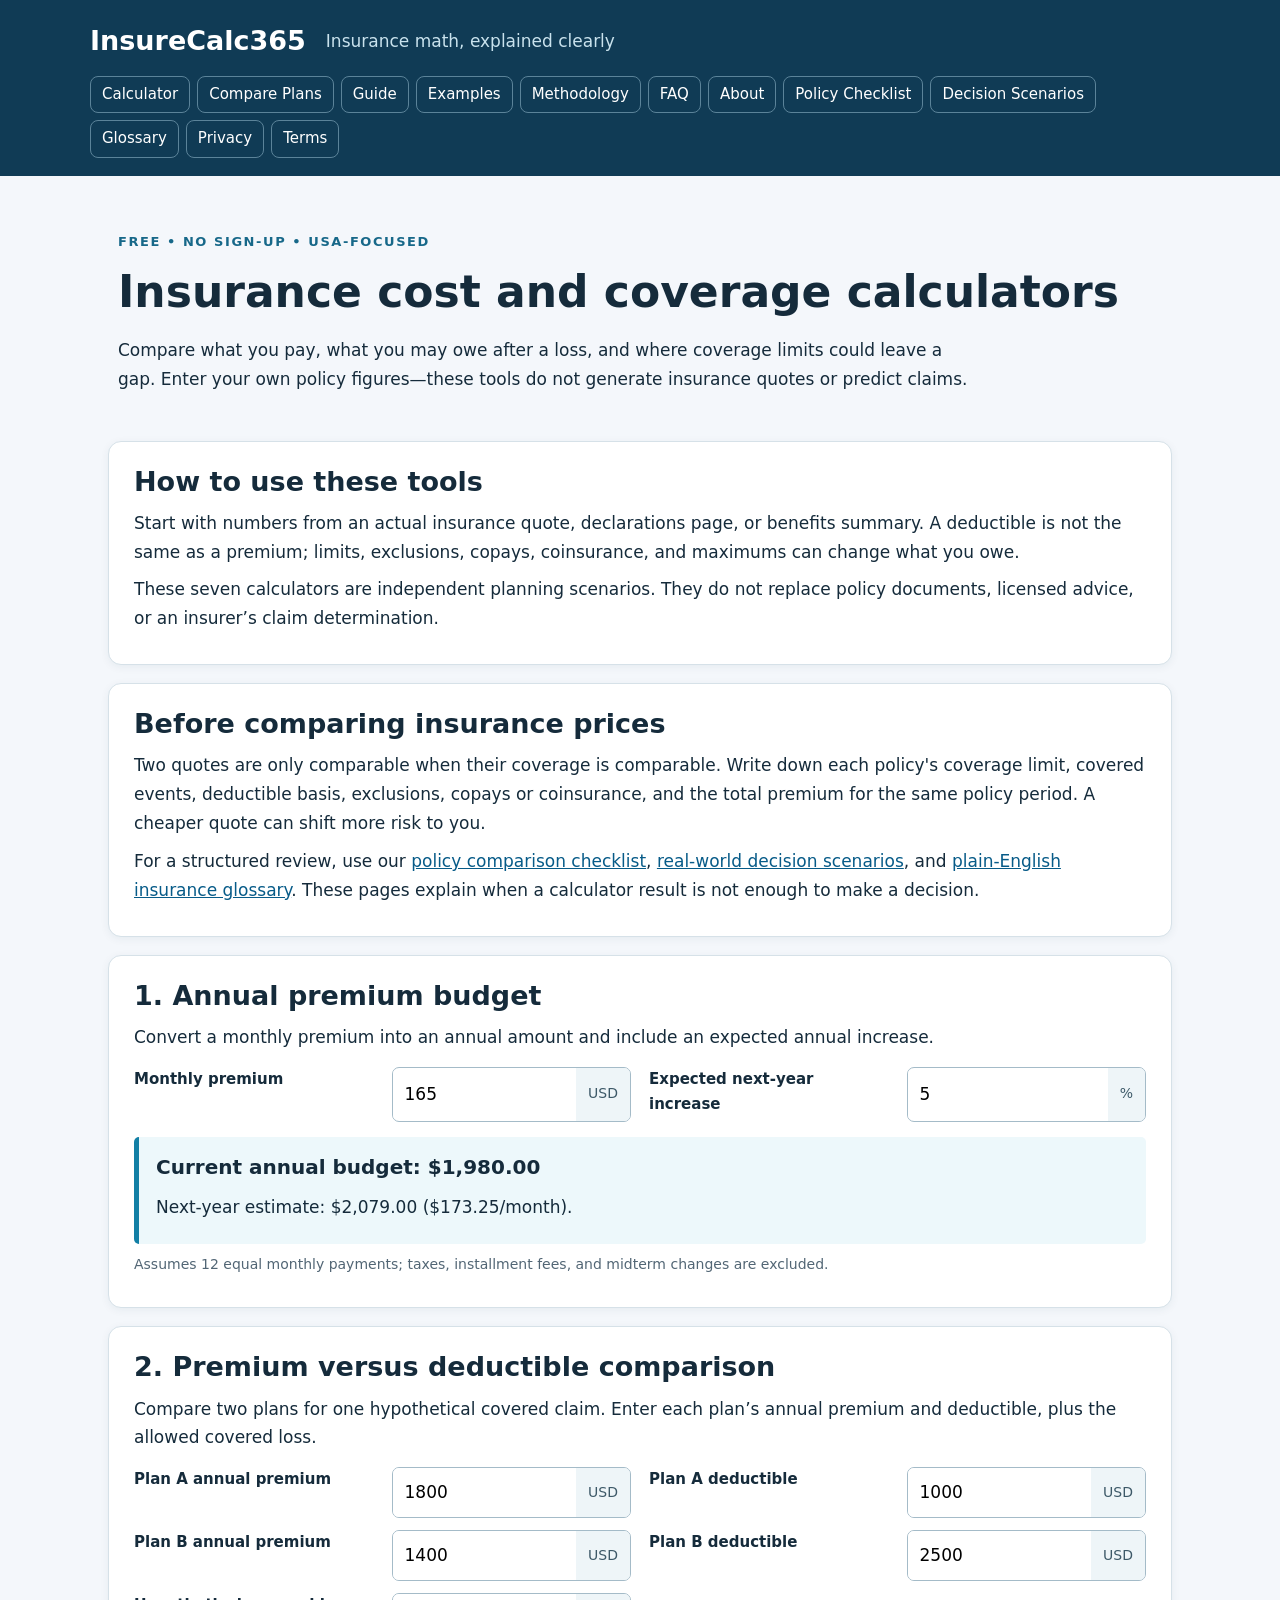
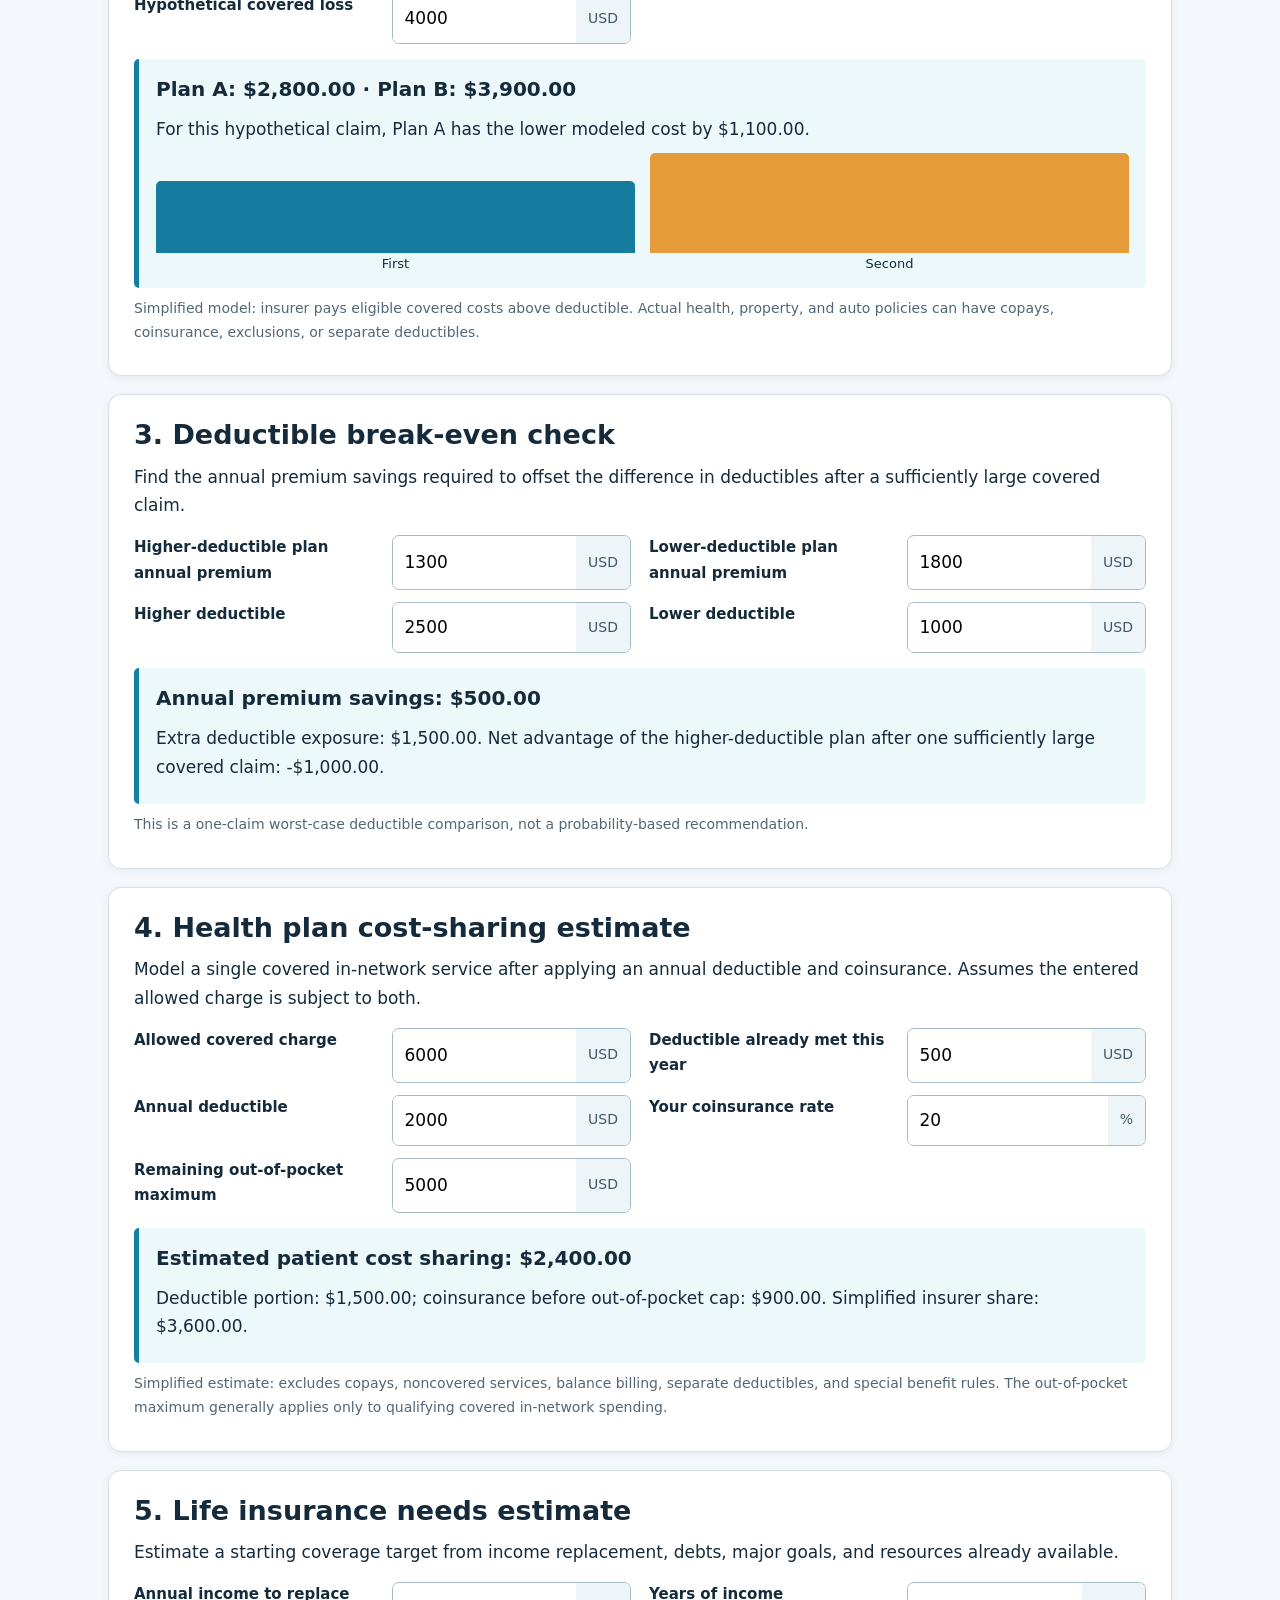
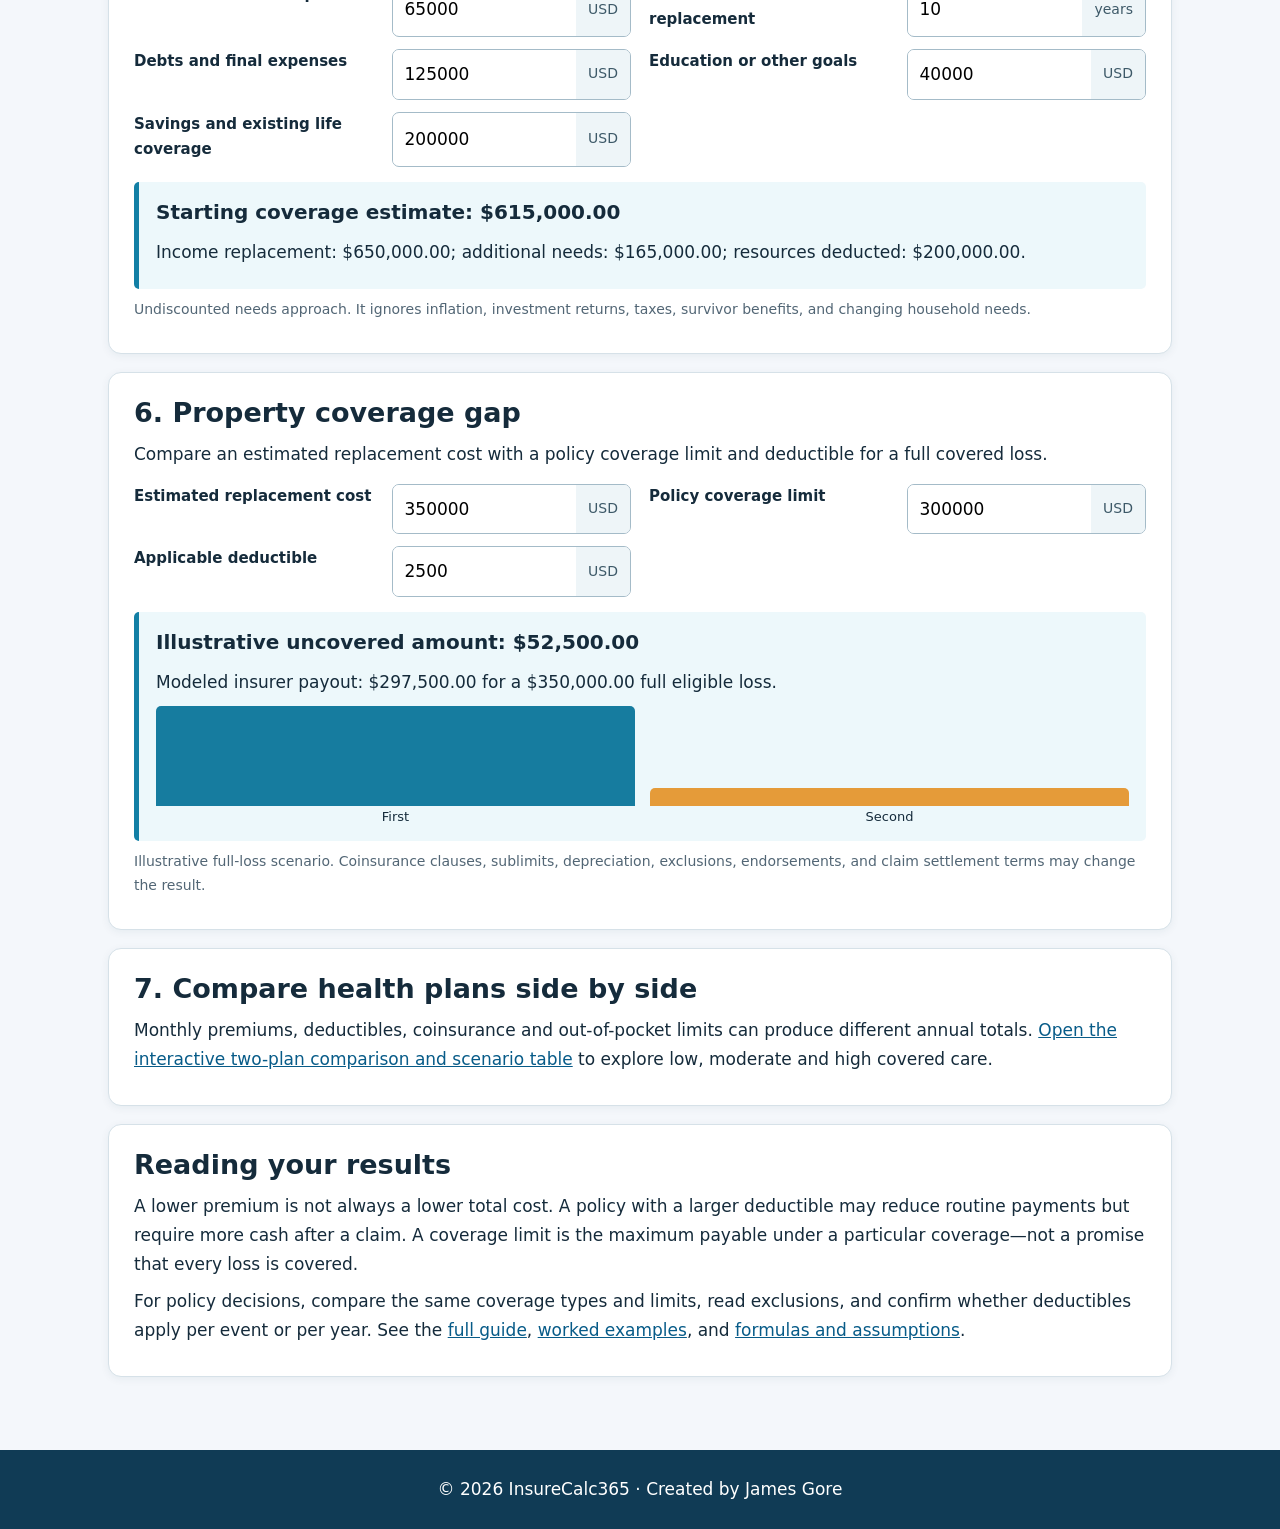
<file: index.html>
<!DOCTYPE html>
<html lang="en"><head><meta charset="utf-8"/><meta content="width=device-width,initial-scale=1" name="viewport"/><title>Insurance Cost, Deductible &amp; Coverage Calculators | InsureCalc365</title><meta content="Seven free insurance calculators for premiums, deductibles, coinsurance, life coverage and property limits." name="description"/><link href="https://insurecalc365.com/index.html" rel="canonical"/><link href="style.css" rel="stylesheet"/><script async="" crossorigin="anonymous" src="https://pagead2.googlesyndication.com/pagead/js/adsbygoogle.js?client=ca-pub-5287196493103465"></script></head><body><a class="skip" href="#main">Skip to content</a><header><div class="brand"><a href="index.html">InsureCalc365</a><span>Insurance math, explained clearly</span></div><nav aria-label="Main navigation"><a href="index.html">Calculator</a><a href="comparison.html">Compare Plans</a><a href="guide.html">Guide</a><a href="examples.html">Examples</a><a href="methodology.html">Methodology</a><a href="faq.html">FAQ</a><a href="about.html">About</a><a href="checklist.html">Policy Checklist</a><a href="scenarios.html">Decision Scenarios</a><a href="glossary.html">Glossary</a><a href="privacy.html">Privacy</a><a href="terms.html">Terms</a></nav></header><main id="main"><div class="hero"><p class="eyebrow">FREE • NO SIGN-UP • USA-FOCUSED</p><h1>Insurance cost and coverage calculators</h1><p>Compare what you pay, what you may owe after a loss, and where coverage limits could leave a gap. Enter your own policy figures—these tools do not generate insurance quotes or predict claims.</p></div><section class="panel"><h2>How to use these tools</h2><p>Start with numbers from an actual insurance quote, declarations page, or benefits summary. A deductible is not the same as a premium; limits, exclusions, copays, coinsurance, and maximums can change what you owe.</p><p>These seven calculators are independent planning scenarios. They do not replace policy documents, licensed advice, or an insurer’s claim determination.</p></section><section class="panel"><h2>Before comparing insurance prices</h2><p>Two quotes are only comparable when their coverage is comparable. Write down each policy's coverage limit, covered events, deductible basis, exclusions, copays or coinsurance, and the total premium for the same policy period. A cheaper quote can shift more risk to you.</p><p>For a structured review, use our <a href="checklist.html">policy comparison checklist</a>, <a href="scenarios.html">real-world decision scenarios</a>, and <a href="glossary.html">plain-English insurance glossary</a>. These pages explain when a calculator result is not enough to make a decision.</p></section><section class="panel tool" id="annual"><h2>1. Annual premium budget</h2><p>Convert a monthly premium into an annual amount and include an expected annual increase.</p><div class="inputs"><label for="monthly">Monthly premium</label><div class="field"><input id="monthly" inputmode="decimal" min="0" step="any" type="number" value="165"/><span>USD</span></div><label for="increase">Expected next-year increase</label><div class="field"><input id="increase" inputmode="decimal" min="0" step="any" type="number" value="5"/><span>%</span></div></div><div aria-live="polite" class="result" id="out-annual"></div><p class="fine">Assumes 12 equal monthly payments; taxes, installment fees, and midterm changes are excluded.</p></section><section class="panel tool" id="deductible"><h2>2. Premium versus deductible comparison</h2><p>Compare two plans for one hypothetical covered claim. Enter each plan’s annual premium and deductible, plus the allowed covered loss.</p><div class="inputs"><label for="aprem">Plan A annual premium</label><div class="field"><input id="aprem" inputmode="decimal" min="0" step="any" type="number" value="1800"/><span>USD</span></div><label for="aded">Plan A deductible</label><div class="field"><input id="aded" inputmode="decimal" min="0" step="any" type="number" value="1000"/><span>USD</span></div><label for="bprem">Plan B annual premium</label><div class="field"><input id="bprem" inputmode="decimal" min="0" step="any" type="number" value="1400"/><span>USD</span></div><label for="bded">Plan B deductible</label><div class="field"><input id="bded" inputmode="decimal" min="0" step="any" type="number" value="2500"/><span>USD</span></div><label for="loss">Hypothetical covered loss</label><div class="field"><input id="loss" inputmode="decimal" min="0" step="any" type="number" value="4000"/><span>USD</span></div></div><div aria-live="polite" class="result" id="out-deductible"></div><p class="fine">Simplified model: insurer pays eligible covered costs above deductible. Actual health, property, and auto policies can have copays, coinsurance, exclusions, or separate deductibles.</p></section><section class="panel tool" id="breakeven"><h2>3. Deductible break-even check</h2><p>Find the annual premium savings required to offset the difference in deductibles after a sufficiently large covered claim.</p><div class="inputs"><label for="lowprem">Higher-deductible plan annual premium</label><div class="field"><input id="lowprem" inputmode="decimal" min="0" step="any" type="number" value="1300"/><span>USD</span></div><label for="highprem">Lower-deductible plan annual premium</label><div class="field"><input id="highprem" inputmode="decimal" min="0" step="any" type="number" value="1800"/><span>USD</span></div><label for="lowded">Higher deductible</label><div class="field"><input id="lowded" inputmode="decimal" min="0" step="any" type="number" value="2500"/><span>USD</span></div><label for="highded">Lower deductible</label><div class="field"><input id="highded" inputmode="decimal" min="0" step="any" type="number" value="1000"/><span>USD</span></div></div><div aria-live="polite" class="result" id="out-breakeven"></div><p class="fine">This is a one-claim worst-case deductible comparison, not a probability-based recommendation.</p></section><section class="panel tool" id="coinsurance"><h2>4. Health plan cost-sharing estimate</h2><p>Model a single covered in-network service after applying an annual deductible and coinsurance. Assumes the entered allowed charge is subject to both.</p><div class="inputs"><label for="allowed">Allowed covered charge</label><div class="field"><input id="allowed" inputmode="decimal" min="0" step="any" type="number" value="6000"/><span>USD</span></div><label for="hused">Deductible already met this year</label><div class="field"><input id="hused" inputmode="decimal" min="0" step="any" type="number" value="500"/><span>USD</span></div><label for="hded">Annual deductible</label><div class="field"><input id="hded" inputmode="decimal" min="0" step="any" type="number" value="2000"/><span>USD</span></div><label for="coins">Your coinsurance rate</label><div class="field"><input id="coins" inputmode="decimal" min="0" step="any" type="number" value="20"/><span>%</span></div><label for="oop">Remaining out-of-pocket maximum</label><div class="field"><input id="oop" inputmode="decimal" min="0" step="any" type="number" value="5000"/><span>USD</span></div></div><div aria-live="polite" class="result" id="out-coinsurance"></div><p class="fine">Simplified estimate: excludes copays, noncovered services, balance billing, separate deductibles, and special benefit rules. The out-of-pocket maximum generally applies only to qualifying covered in-network spending.</p></section><section class="panel tool" id="life"><h2>5. Life insurance needs estimate</h2><p>Estimate a starting coverage target from income replacement, debts, major goals, and resources already available.</p><div class="inputs"><label for="income">Annual income to replace</label><div class="field"><input id="income" inputmode="decimal" min="0" step="any" type="number" value="65000"/><span>USD</span></div><label for="years">Years of income replacement</label><div class="field"><input id="years" inputmode="decimal" min="0" step="any" type="number" value="10"/><span>years</span></div><label for="debt">Debts and final expenses</label><div class="field"><input id="debt" inputmode="decimal" min="0" step="any" type="number" value="125000"/><span>USD</span></div><label for="goals">Education or other goals</label><div class="field"><input id="goals" inputmode="decimal" min="0" step="any" type="number" value="40000"/><span>USD</span></div><label for="assets">Savings and existing life coverage</label><div class="field"><input id="assets" inputmode="decimal" min="0" step="any" type="number" value="200000"/><span>USD</span></div></div><div aria-live="polite" class="result" id="out-life"></div><p class="fine">Undiscounted needs approach. It ignores inflation, investment returns, taxes, survivor benefits, and changing household needs.</p></section><section class="panel tool" id="gap"><h2>6. Property coverage gap</h2><p>Compare an estimated replacement cost with a policy coverage limit and deductible for a full covered loss.</p><div class="inputs"><label for="replace">Estimated replacement cost</label><div class="field"><input id="replace" inputmode="decimal" min="0" step="any" type="number" value="350000"/><span>USD</span></div><label for="limit">Policy coverage limit</label><div class="field"><input id="limit" inputmode="decimal" min="0" step="any" type="number" value="300000"/><span>USD</span></div><label for="propded">Applicable deductible</label><div class="field"><input id="propded" inputmode="decimal" min="0" step="any" type="number" value="2500"/><span>USD</span></div></div><div aria-live="polite" class="result" id="out-gap"></div><p class="fine">Illustrative full-loss scenario. Coinsurance clauses, sublimits, depreciation, exclusions, endorsements, and claim settlement terms may change the result.</p></section><section class="panel"><h2>7. Compare health plans side by side</h2><p>Monthly premiums, deductibles, coinsurance and out-of-pocket limits can produce different annual totals. <a href="comparison.html">Open the interactive two-plan comparison and scenario table</a> to explore low, moderate and high covered care.</p></section><section class="panel"><h2>Reading your results</h2><p>A lower premium is not always a lower total cost. A policy with a larger deductible may reduce routine payments but require more cash after a claim. A coverage limit is the maximum payable under a particular coverage—not a promise that every loss is covered.</p><p>For policy decisions, compare the same coverage types and limits, read exclusions, and confirm whether deductibles apply per event or per year. See the <a href="guide.html">full guide</a>, <a href="examples.html">worked examples</a>, and <a href="methodology.html">formulas and assumptions</a>.</p></section></main><footer>© <span id="year">2026</span> InsureCalc365 · Created by James Gore</footer><script defer="" src="script.js"></script></body></html>
</file>
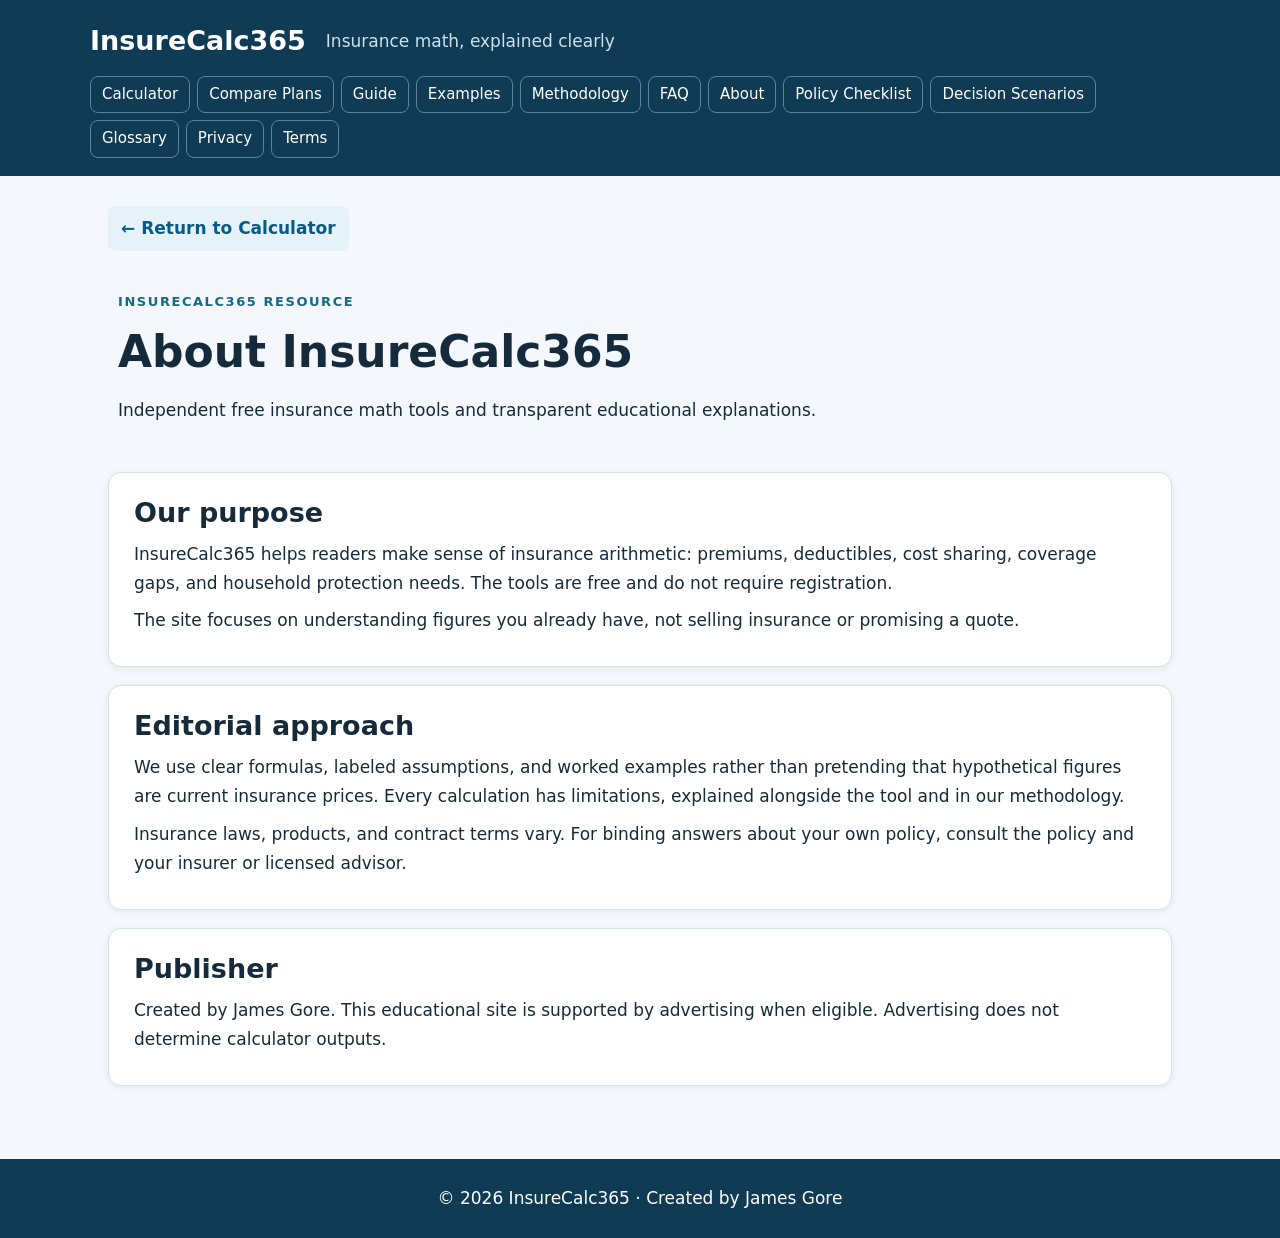
<file: about.html>
<!DOCTYPE html>
<html lang="en"><head><meta charset="utf-8"/><meta content="width=device-width,initial-scale=1" name="viewport"/><title>About InsureCalc365 | InsureCalc365</title><meta content="Independent free insurance math tools and transparent educational explanations." name="description"/><link href="https://insurecalc365.com/about.html" rel="canonical"/><link href="style.css" rel="stylesheet"/><script async="" crossorigin="anonymous" src="https://pagead2.googlesyndication.com/pagead/js/adsbygoogle.js?client=ca-pub-5287196493103465"></script></head><body><a class="skip" href="#main">Skip to content</a><header><div class="brand"><a href="index.html">InsureCalc365</a><span>Insurance math, explained clearly</span></div><nav aria-label="Main navigation"><a href="index.html">Calculator</a><a href="comparison.html">Compare Plans</a><a href="guide.html">Guide</a><a href="examples.html">Examples</a><a href="methodology.html">Methodology</a><a href="faq.html">FAQ</a><a href="about.html">About</a><a href="checklist.html">Policy Checklist</a><a href="scenarios.html">Decision Scenarios</a><a href="glossary.html">Glossary</a><a href="privacy.html">Privacy</a><a href="terms.html">Terms</a></nav></header><main id="main"><div class="back"><a href="index.html">← Return to Calculator</a></div><div class="hero"><p class="eyebrow">INSURECALC365 RESOURCE</p><h1>About InsureCalc365</h1><p>Independent free insurance math tools and transparent educational explanations.</p></div><section class="panel"><h2>Our purpose</h2><p>InsureCalc365 helps readers make sense of insurance arithmetic: premiums, deductibles, cost sharing, coverage gaps, and household protection needs. The tools are free and do not require registration.</p><p>The site focuses on understanding figures you already have, not selling insurance or promising a quote.</p></section><section class="panel"><h2>Editorial approach</h2><p>We use clear formulas, labeled assumptions, and worked examples rather than pretending that hypothetical figures are current insurance prices. Every calculation has limitations, explained alongside the tool and in our methodology.</p><p>Insurance laws, products, and contract terms vary. For binding answers about your own policy, consult the policy and your insurer or licensed advisor.</p></section><section class="panel"><h2>Publisher</h2><p>Created by James Gore. This educational site is supported by advertising when eligible. Advertising does not determine calculator outputs.</p></section></main><footer>© <span id="year">2026</span> InsureCalc365 · Created by James Gore</footer><script defer="" src="script.js"></script></body></html>
</file>
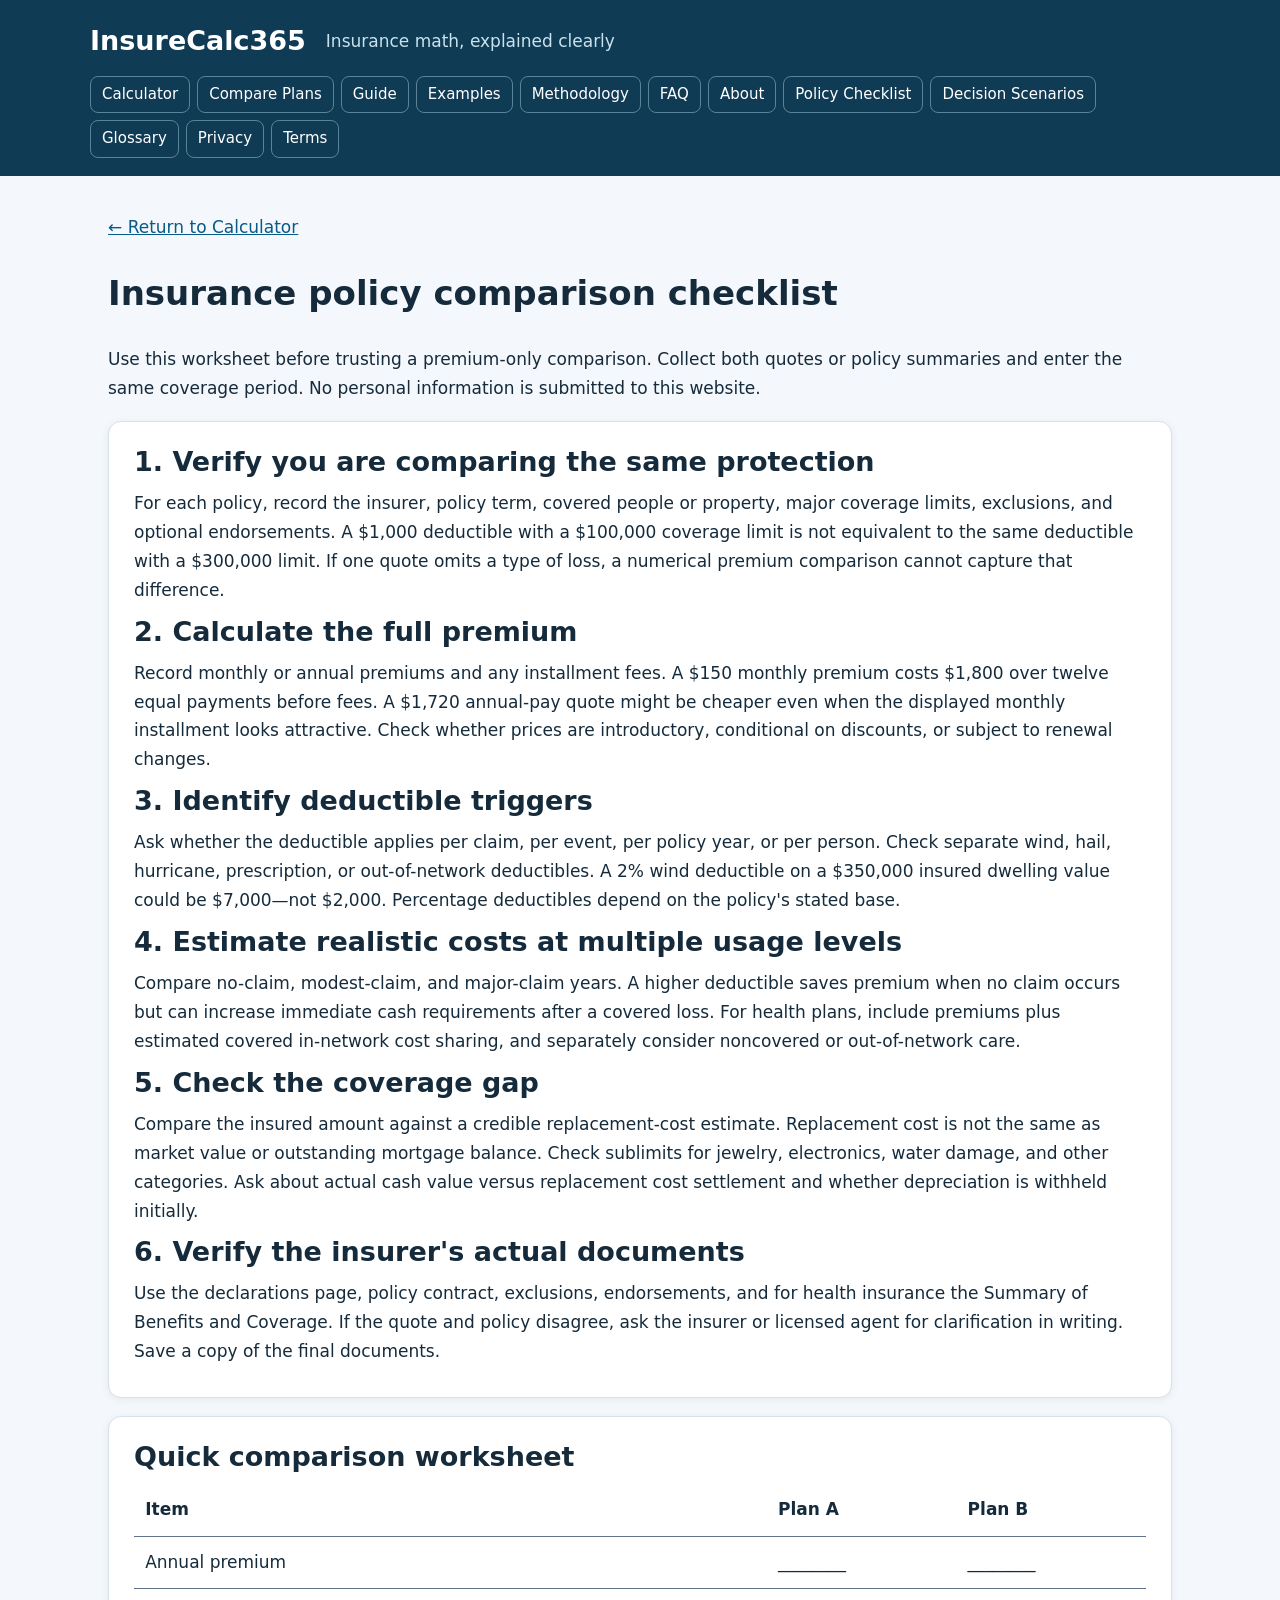
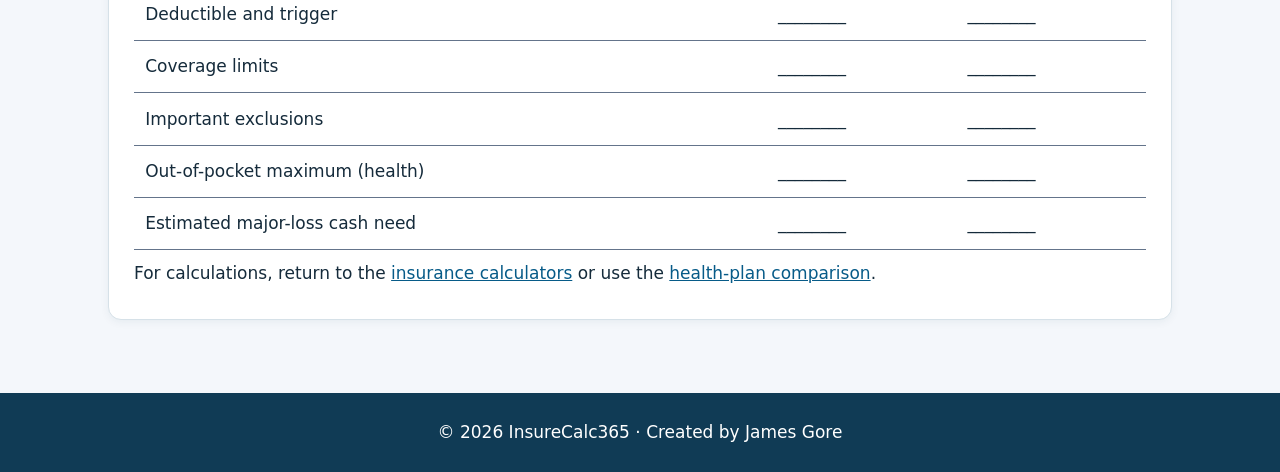
<file: checklist.html>
<!DOCTYPE html>

<html lang="en"><head><meta charset="utf-8"/><meta content="width=device-width,initial-scale=1" name="viewport"/><title>Insurance policy comparison checklist | InsureCalc365</title><meta content="A practical insurance policy checklist to compare quotes, benefits, deductibles, coverage limits and exclusions." name="description"/><link href="https://insurecalc365.com/checklist.html" rel="canonical"/><link href="style.css" rel="stylesheet"/><script async="" crossorigin="anonymous" src="https://pagead2.googlesyndication.com/pagead/js/adsbygoogle.js?client=ca-pub-5287196493103465"></script></head><body><a class="skip" href="#main">Skip to content</a><header><div class="brand"><a href="index.html">InsureCalc365</a><span>Insurance math, explained clearly</span></div><nav aria-label="Main navigation"><a href="index.html">Calculator</a><a href="comparison.html">Compare Plans</a><a href="guide.html">Guide</a><a href="examples.html">Examples</a><a href="methodology.html">Methodology</a><a href="faq.html">FAQ</a><a href="about.html">About</a><a href="checklist.html">Policy Checklist</a><a href="scenarios.html">Decision Scenarios</a><a href="glossary.html">Glossary</a><a href="privacy.html">Privacy</a><a href="terms.html">Terms</a></nav></header><main id="main"><p><a href="index.html">← Return to Calculator</a></p><h1>Insurance policy comparison checklist</h1><p>Use this worksheet before trusting a premium-only comparison. Collect both quotes or policy summaries and enter the same coverage period. No personal information is submitted to this website.</p><section class="panel"><h2>1. Verify you are comparing the same protection</h2><p>For each policy, record the insurer, policy term, covered people or property, major coverage limits, exclusions, and optional endorsements. A $1,000 deductible with a $100,000 coverage limit is not equivalent to the same deductible with a $300,000 limit. If one quote omits a type of loss, a numerical premium comparison cannot capture that difference.</p><h2>2. Calculate the full premium</h2><p>Record monthly or annual premiums and any installment fees. A $150 monthly premium costs $1,800 over twelve equal payments before fees. A $1,720 annual-pay quote might be cheaper even when the displayed monthly installment looks attractive. Check whether prices are introductory, conditional on discounts, or subject to renewal changes.</p><h2>3. Identify deductible triggers</h2><p>Ask whether the deductible applies per claim, per event, per policy year, or per person. Check separate wind, hail, hurricane, prescription, or out-of-network deductibles. A 2% wind deductible on a $350,000 insured dwelling value could be $7,000—not $2,000. Percentage deductibles depend on the policy's stated base.</p><h2>4. Estimate realistic costs at multiple usage levels</h2><p>Compare no-claim, modest-claim, and major-claim years. A higher deductible saves premium when no claim occurs but can increase immediate cash requirements after a covered loss. For health plans, include premiums plus estimated covered in-network cost sharing, and separately consider noncovered or out-of-network care.</p><h2>5. Check the coverage gap</h2><p>Compare the insured amount against a credible replacement-cost estimate. Replacement cost is not the same as market value or outstanding mortgage balance. Check sublimits for jewelry, electronics, water damage, and other categories. Ask about actual cash value versus replacement cost settlement and whether depreciation is withheld initially.</p><h2>6. Verify the insurer's actual documents</h2><p>Use the declarations page, policy contract, exclusions, endorsements, and for health insurance the Summary of Benefits and Coverage. If the quote and policy disagree, ask the insurer or licensed agent for clarification in writing. Save a copy of the final documents.</p></section><section class="panel"><h2>Quick comparison worksheet</h2><table><thead><tr><th>Item</th><th>Plan A</th><th>Plan B</th></tr></thead><tbody><tr><td>Annual premium</td><td>________</td><td>________</td></tr><tr><td>Deductible and trigger</td><td>________</td><td>________</td></tr><tr><td>Coverage limits</td><td>________</td><td>________</td></tr><tr><td>Important exclusions</td><td>________</td><td>________</td></tr><tr><td>Out-of-pocket maximum (health)</td><td>________</td><td>________</td></tr><tr><td>Estimated major-loss cash need</td><td>________</td><td>________</td></tr></tbody></table><p>For calculations, return to the <a href="index.html">insurance calculators</a> or use the <a href="comparison.html">health-plan comparison</a>.</p></section></main><footer>© <span id="year">2026</span> InsureCalc365 · Created by James Gore</footer><script defer="" src="script.js"></script></body></html>
</file>
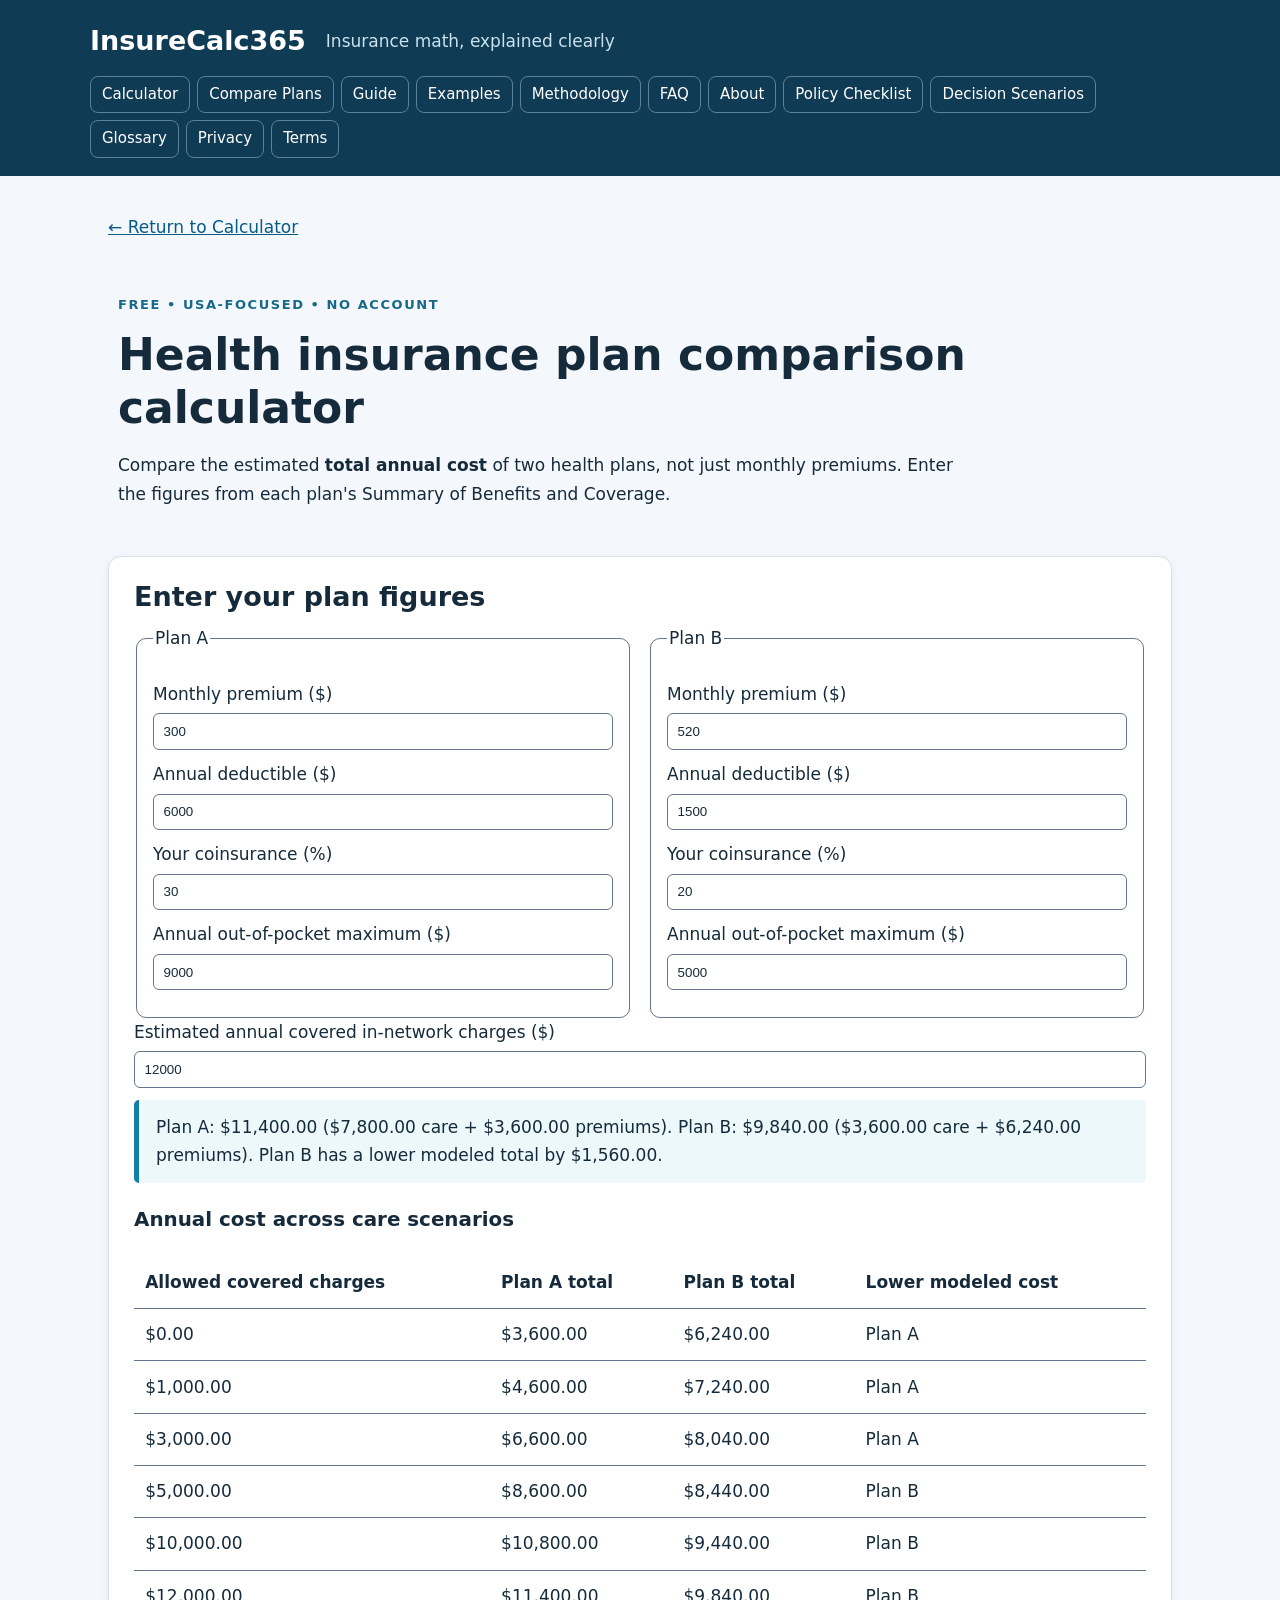
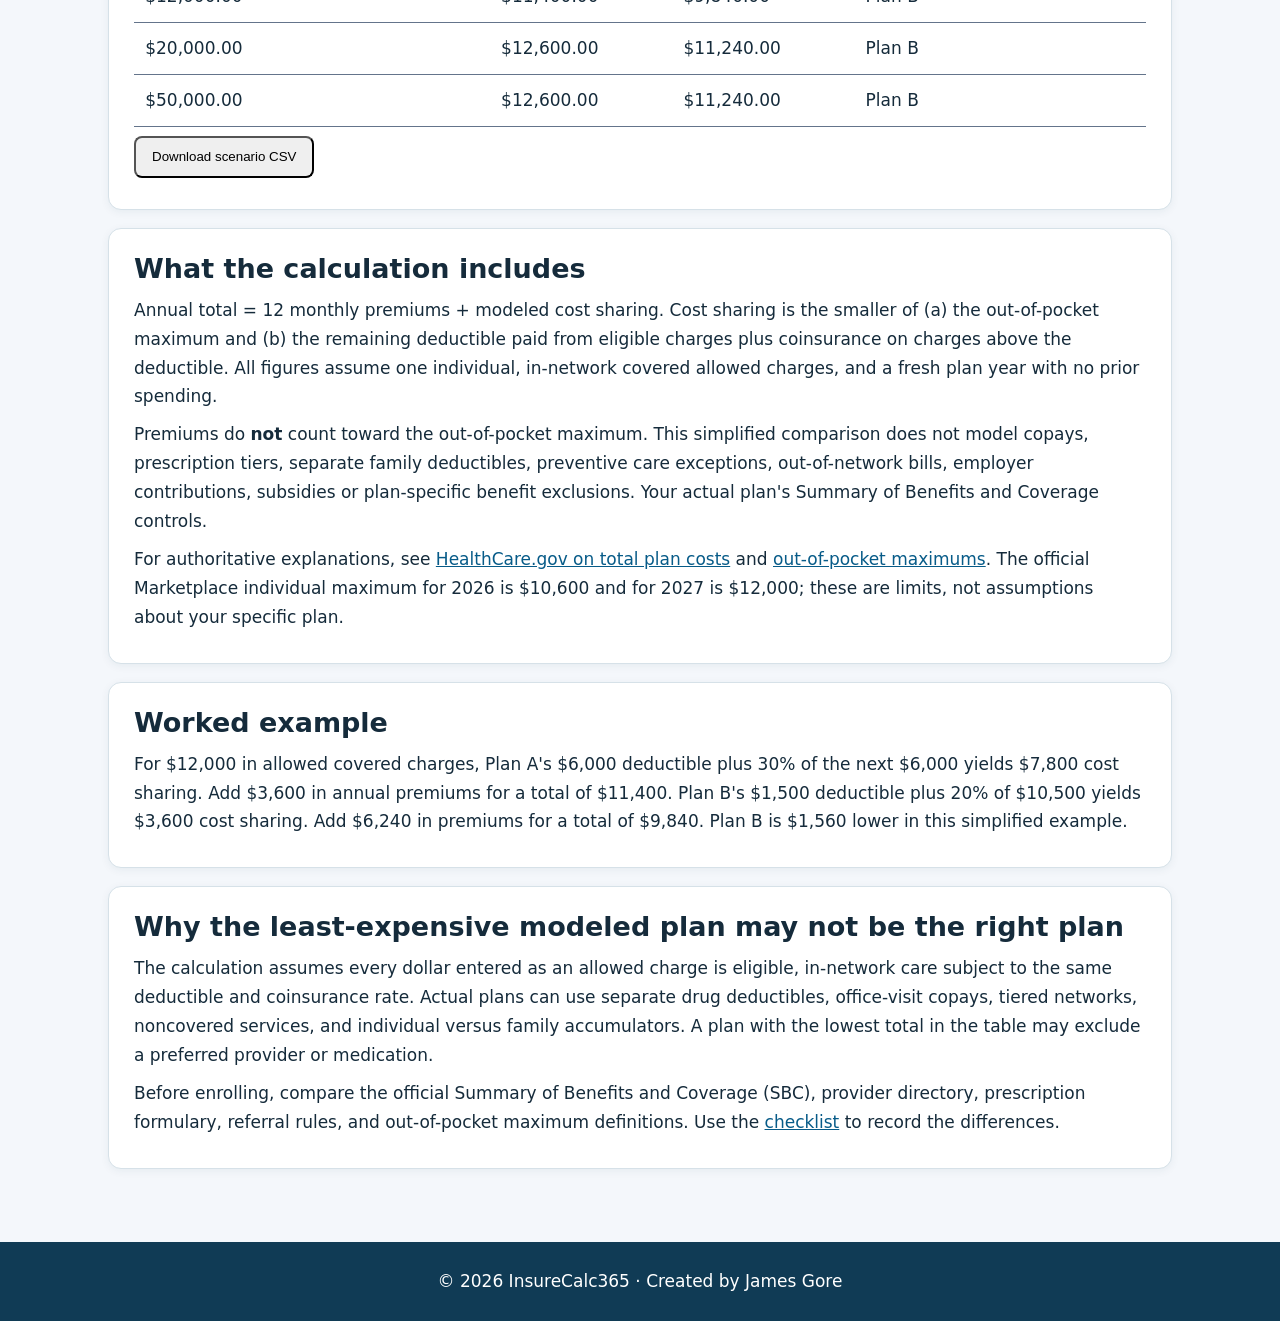
<file: comparison.html>
<!DOCTYPE html>
<html lang="en"><head><meta charset="utf-8"/><meta content="width=device-width,initial-scale=1" name="viewport"/><title>Health Insurance Plan Comparison Calculator | InsureCalc365</title><meta content="Compare estimated annual health insurance costs for two plans across several covered care scenarios, including premiums, deductibles, coinsurance and out-of-pocket maximums." name="description"/><link href="https://insurecalc365.com/comparison.html" rel="canonical"/><link href="style.css" rel="stylesheet"/><script async="" crossorigin="anonymous" src="https://pagead2.googlesyndication.com/pagead/js/adsbygoogle.js?client=ca-pub-5287196493103465"></script></head><body><a class="skip" href="#main">Skip to content</a><header><div class="brand"><a href="index.html">InsureCalc365</a><span>Insurance math, explained clearly</span></div><nav aria-label="Main navigation"><a href="index.html">Calculator</a><a aria-current="page" href="comparison.html">Compare Plans</a><a href="guide.html">Guide</a><a href="examples.html">Examples</a><a href="methodology.html">Methodology</a><a href="faq.html">FAQ</a><a href="about.html">About</a><a href="checklist.html">Policy Checklist</a><a href="scenarios.html">Decision Scenarios</a><a href="glossary.html">Glossary</a><a href="privacy.html">Privacy</a><a href="terms.html">Terms</a></nav></header><main id="main"><p><a href="index.html">← Return to Calculator</a></p><div class="hero"><p class="eyebrow">FREE • USA-FOCUSED • NO ACCOUNT</p><h1>Health insurance plan comparison calculator</h1><p>Compare the estimated <strong>total annual cost</strong> of two health plans, not just monthly premiums. Enter the figures from each plan's Summary of Benefits and Coverage.</p></div><section class="panel"><h2>Enter your plan figures</h2><div class="compare-grid"><fieldset><legend>Plan A</legend><label>Monthly premium ($)<input id="ca-prem" min="0" step="any" type="number" value="300"/></label><label>Annual deductible ($)<input id="ca-ded" min="0" step="any" type="number" value="6000"/></label><label>Your coinsurance (%)<input id="ca-co" max="100" min="0" step="any" type="number" value="30"/></label><label>Annual out-of-pocket maximum ($)<input id="ca-max" min="0" step="any" type="number" value="9000"/></label></fieldset><fieldset><legend>Plan B</legend><label>Monthly premium ($)<input id="cb-prem" min="0" step="any" type="number" value="520"/></label><label>Annual deductible ($)<input id="cb-ded" min="0" step="any" type="number" value="1500"/></label><label>Your coinsurance (%)<input id="cb-co" max="100" min="0" step="any" type="number" value="20"/></label><label>Annual out-of-pocket maximum ($)<input id="cb-max" min="0" step="any" type="number" value="5000"/></label></fieldset></div><label for="care">Estimated annual covered in-network charges ($)</label><input id="care" min="0" step="any" type="number" value="12000"/><p id="comparison-error" role="alert"></p><div aria-live="polite" class="result" id="compare-result"></div><h3>Annual cost across care scenarios</h3><div class="table-scroll"><table><thead><tr><th>Allowed covered charges</th><th>Plan A total</th><th>Plan B total</th><th>Lower modeled cost</th></tr></thead><tbody id="scenario-rows"></tbody></table></div><p><button id="export-scenarios" type="button">Download scenario CSV</button></p></section><section class="panel"><h2>What the calculation includes</h2><p>Annual total = 12 monthly premiums + modeled cost sharing. Cost sharing is the smaller of (a) the out-of-pocket maximum and (b) the remaining deductible paid from eligible charges plus coinsurance on charges above the deductible. All figures assume one individual, in-network covered allowed charges, and a fresh plan year with no prior spending.</p><p>Premiums do <strong>not</strong> count toward the out-of-pocket maximum. This simplified comparison does not model copays, prescription tiers, separate family deductibles, preventive care exceptions, out-of-network bills, employer contributions, subsidies or plan-specific benefit exclusions. Your actual plan's Summary of Benefits and Coverage controls.</p><p>For authoritative explanations, see <a href="https://www.healthcare.gov/choose-a-plan/your-total-costs/">HealthCare.gov on total plan costs</a> and <a href="https://www.healthcare.gov/glossary/out-of-pocket-maximum-limit/">out-of-pocket maximums</a>. The official Marketplace individual maximum for 2026 is $10,600 and for 2027 is $12,000; these are limits, not assumptions about your specific plan.</p></section><section class="panel"><h2>Worked example</h2><p>For $12,000 in allowed covered charges, Plan A's $6,000 deductible plus 30% of the next $6,000 yields $7,800 cost sharing. Add $3,600 in annual premiums for a total of $11,400. Plan B's $1,500 deductible plus 20% of $10,500 yields $3,600 cost sharing. Add $6,240 in premiums for a total of $9,840. Plan B is $1,560 lower in this simplified example.</p></section><section class="panel"><h2>Why the least-expensive modeled plan may not be the right plan</h2><p>The calculation assumes every dollar entered as an allowed charge is eligible, in-network care subject to the same deductible and coinsurance rate. Actual plans can use separate drug deductibles, office-visit copays, tiered networks, noncovered services, and individual versus family accumulators. A plan with the lowest total in the table may exclude a preferred provider or medication.</p><p>Before enrolling, compare the official Summary of Benefits and Coverage (SBC), provider directory, prescription formulary, referral rules, and out-of-pocket maximum definitions. Use the <a href="checklist.html">checklist</a> to record the differences.</p></section></main><footer>© <span id="year">2026</span> InsureCalc365 · Created by James Gore</footer><script defer="" src="comparison.js"></script></body></html>
</file>
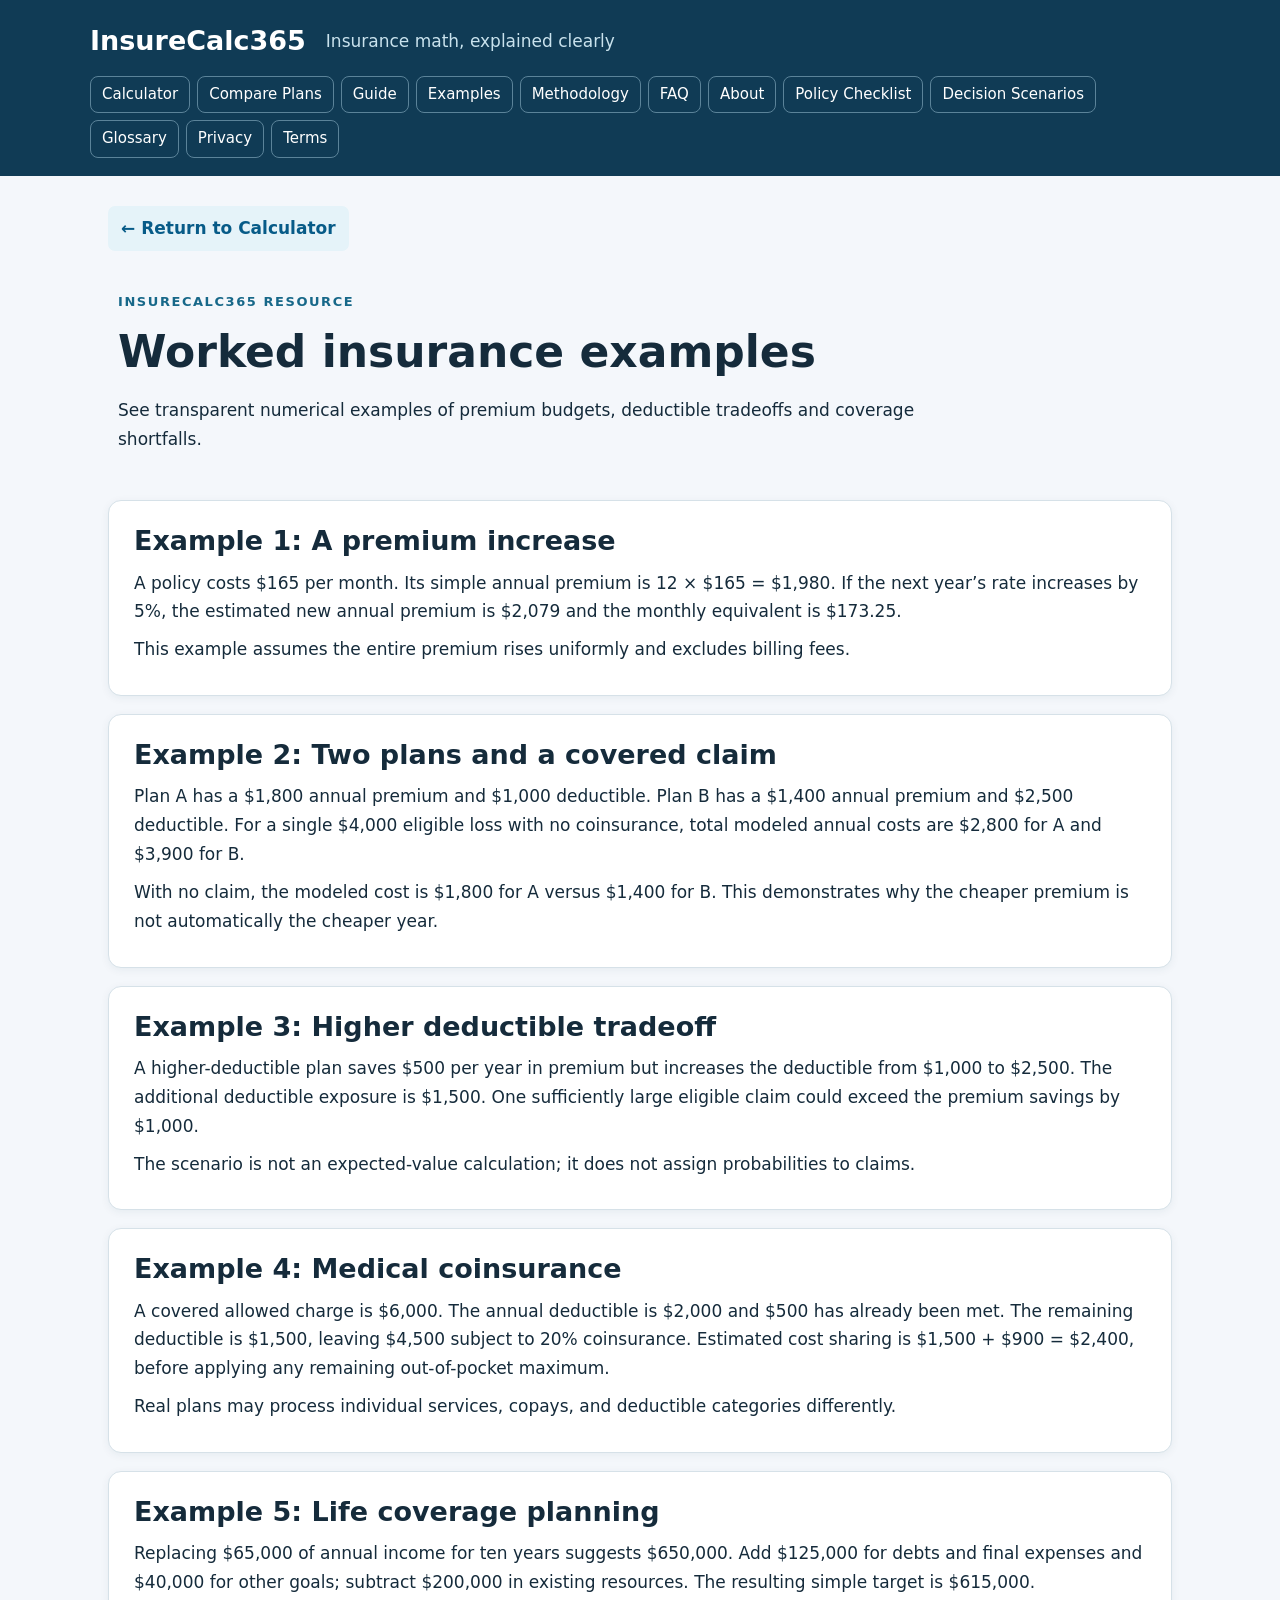
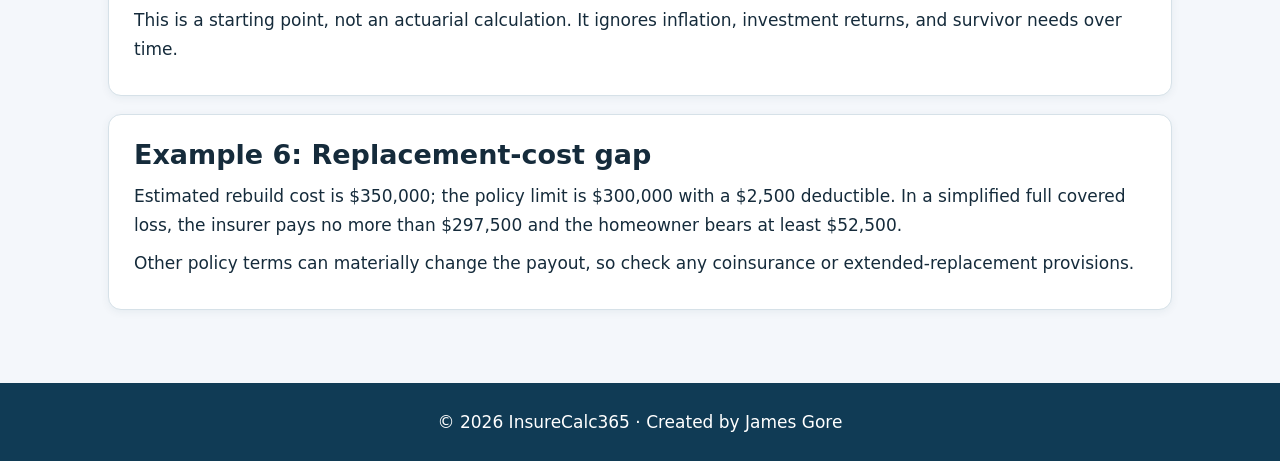
<file: examples.html>
<!DOCTYPE html>
<html lang="en"><head><meta charset="utf-8"/><meta content="width=device-width,initial-scale=1" name="viewport"/><title>Worked insurance examples | InsureCalc365</title><meta content="See transparent numerical examples of premium budgets, deductible tradeoffs and coverage shortfalls." name="description"/><link href="https://insurecalc365.com/examples.html" rel="canonical"/><link href="style.css" rel="stylesheet"/><script async="" crossorigin="anonymous" src="https://pagead2.googlesyndication.com/pagead/js/adsbygoogle.js?client=ca-pub-5287196493103465"></script></head><body><a class="skip" href="#main">Skip to content</a><header><div class="brand"><a href="index.html">InsureCalc365</a><span>Insurance math, explained clearly</span></div><nav aria-label="Main navigation"><a href="index.html">Calculator</a><a href="comparison.html">Compare Plans</a><a href="guide.html">Guide</a><a href="examples.html">Examples</a><a href="methodology.html">Methodology</a><a href="faq.html">FAQ</a><a href="about.html">About</a><a href="checklist.html">Policy Checklist</a><a href="scenarios.html">Decision Scenarios</a><a href="glossary.html">Glossary</a><a href="privacy.html">Privacy</a><a href="terms.html">Terms</a></nav></header><main id="main"><div class="back"><a href="index.html">← Return to Calculator</a></div><div class="hero"><p class="eyebrow">INSURECALC365 RESOURCE</p><h1>Worked insurance examples</h1><p>See transparent numerical examples of premium budgets, deductible tradeoffs and coverage shortfalls.</p></div><section class="panel"><h2>Example 1: A premium increase</h2><p>A policy costs $165 per month. Its simple annual premium is 12 × $165 = $1,980. If the next year’s rate increases by 5%, the estimated new annual premium is $2,079 and the monthly equivalent is $173.25.</p><p>This example assumes the entire premium rises uniformly and excludes billing fees.</p></section><section class="panel"><h2>Example 2: Two plans and a covered claim</h2><p>Plan A has a $1,800 annual premium and $1,000 deductible. Plan B has a $1,400 annual premium and $2,500 deductible. For a single $4,000 eligible loss with no coinsurance, total modeled annual costs are $2,800 for A and $3,900 for B.</p><p>With no claim, the modeled cost is $1,800 for A versus $1,400 for B. This demonstrates why the cheaper premium is not automatically the cheaper year.</p></section><section class="panel"><h2>Example 3: Higher deductible tradeoff</h2><p>A higher-deductible plan saves $500 per year in premium but increases the deductible from $1,000 to $2,500. The additional deductible exposure is $1,500. One sufficiently large eligible claim could exceed the premium savings by $1,000.</p><p>The scenario is not an expected-value calculation; it does not assign probabilities to claims.</p></section><section class="panel"><h2>Example 4: Medical coinsurance</h2><p>A covered allowed charge is $6,000. The annual deductible is $2,000 and $500 has already been met. The remaining deductible is $1,500, leaving $4,500 subject to 20% coinsurance. Estimated cost sharing is $1,500 + $900 = $2,400, before applying any remaining out-of-pocket maximum.</p><p>Real plans may process individual services, copays, and deductible categories differently.</p></section><section class="panel"><h2>Example 5: Life coverage planning</h2><p>Replacing $65,000 of annual income for ten years suggests $650,000. Add $125,000 for debts and final expenses and $40,000 for other goals; subtract $200,000 in existing resources. The resulting simple target is $615,000.</p><p>This is a starting point, not an actuarial calculation. It ignores inflation, investment returns, and survivor needs over time.</p></section><section class="panel"><h2>Example 6: Replacement-cost gap</h2><p>Estimated rebuild cost is $350,000; the policy limit is $300,000 with a $2,500 deductible. In a simplified full covered loss, the insurer pays no more than $297,500 and the homeowner bears at least $52,500.</p><p>Other policy terms can materially change the payout, so check any coinsurance or extended-replacement provisions.</p></section></main><footer>© <span id="year">2026</span> InsureCalc365 · Created by James Gore</footer><script defer="" src="script.js"></script></body></html>
</file>
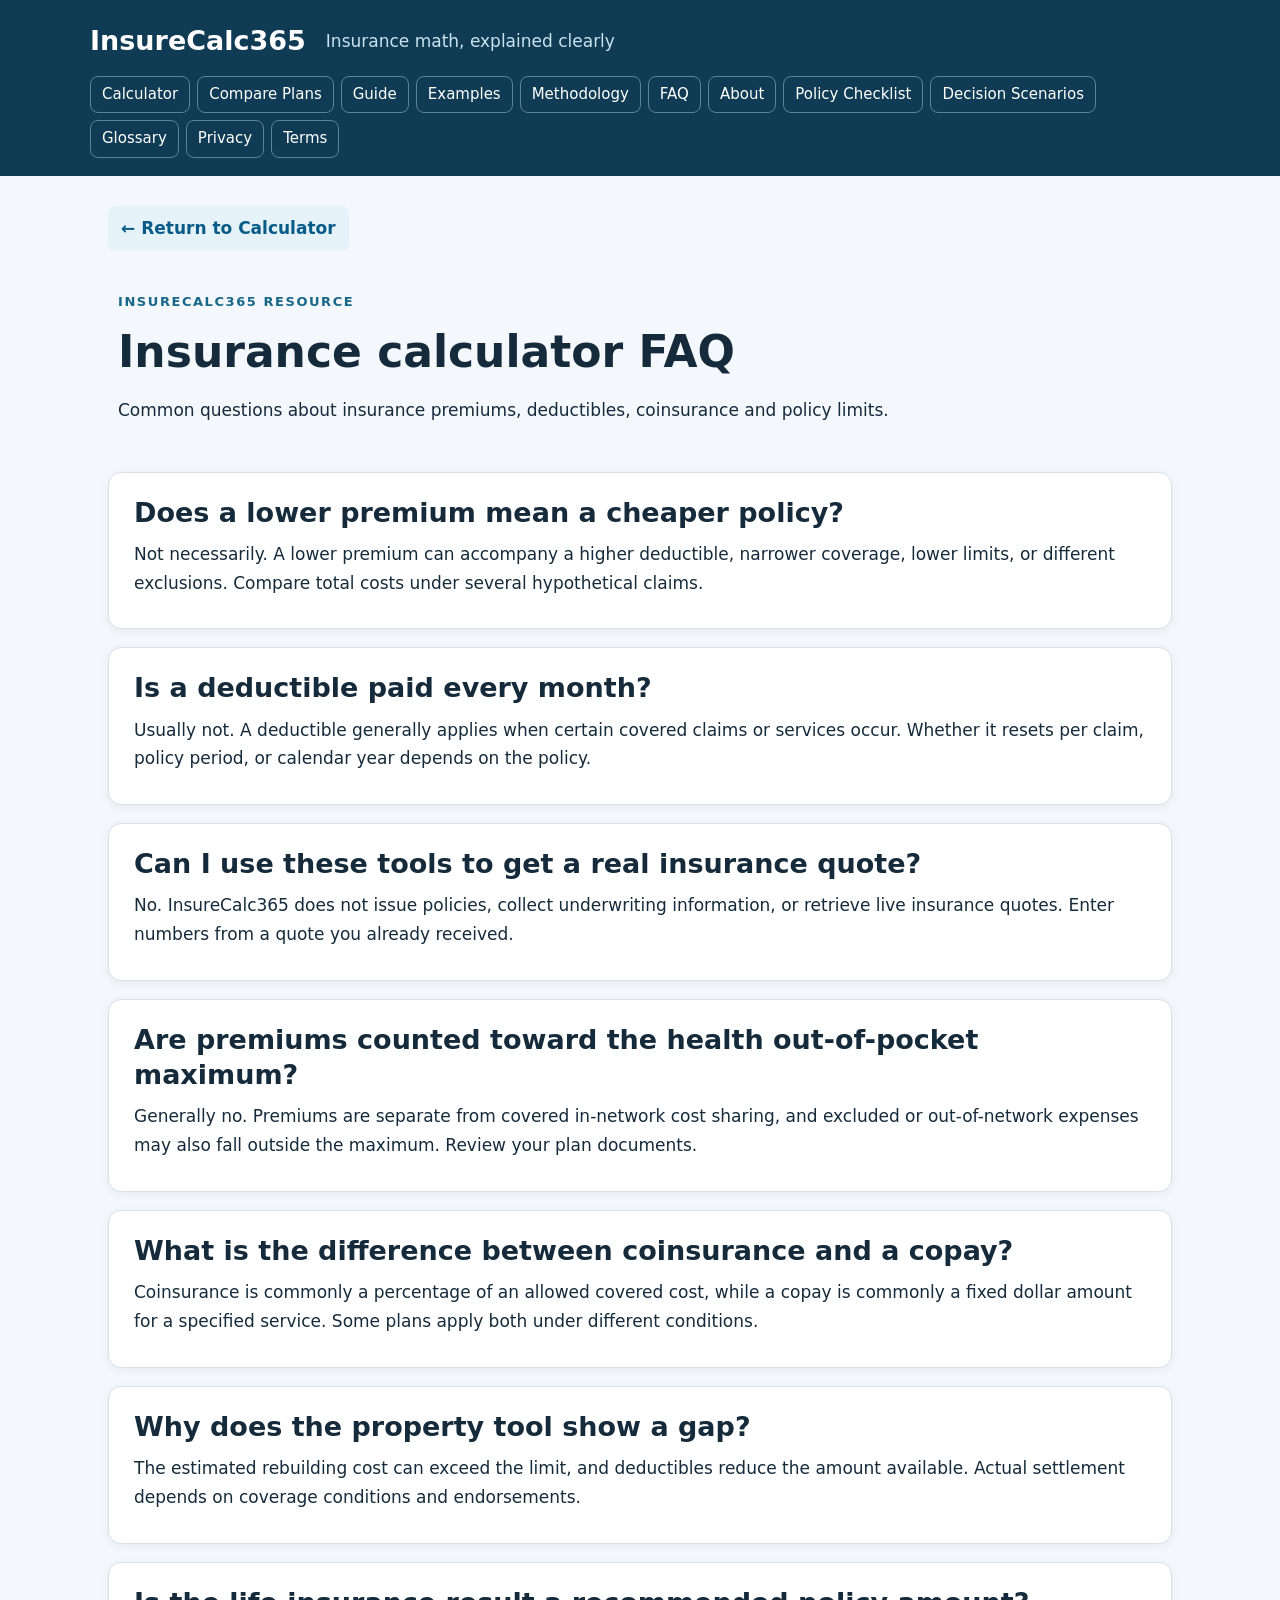
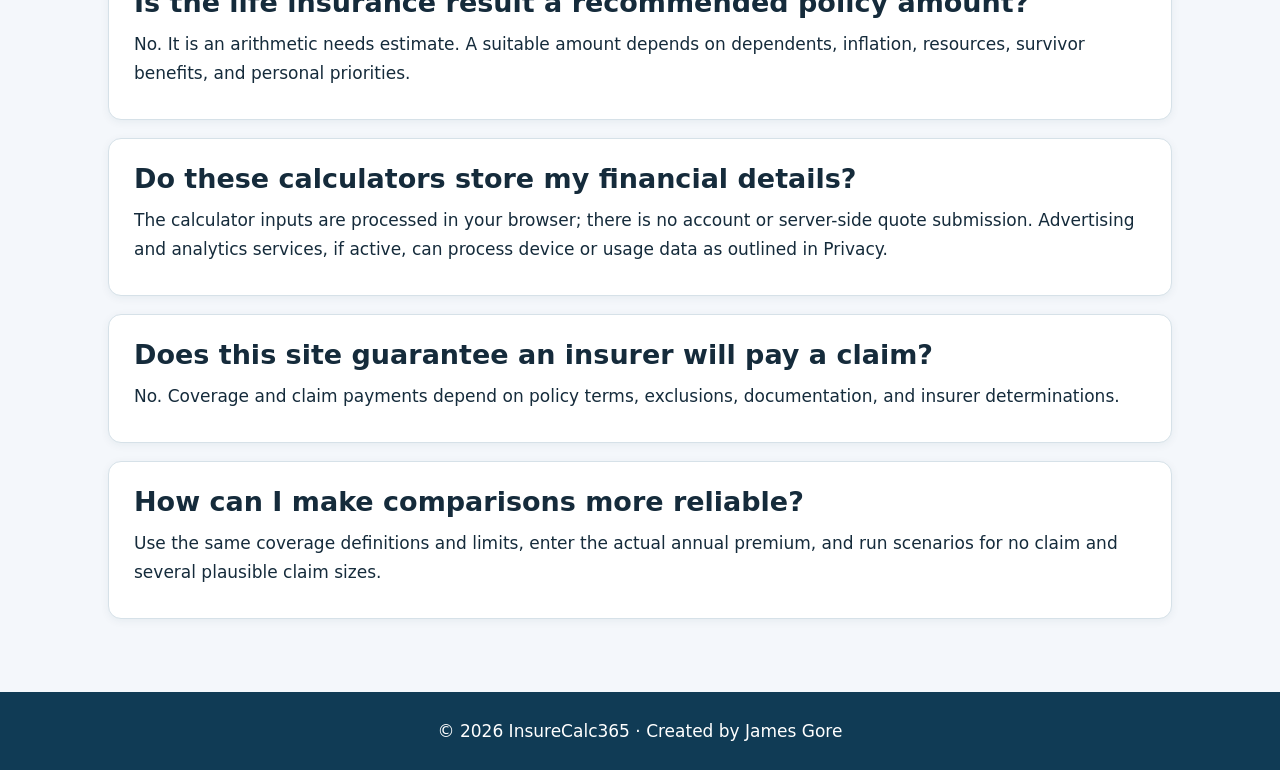
<file: faq.html>
<!DOCTYPE html>
<html lang="en"><head><meta charset="utf-8"/><meta content="width=device-width,initial-scale=1" name="viewport"/><title>Insurance calculator FAQ | InsureCalc365</title><meta content="Common questions about insurance premiums, deductibles, coinsurance and policy limits." name="description"/><link href="https://insurecalc365.com/faq.html" rel="canonical"/><link href="style.css" rel="stylesheet"/><script async="" crossorigin="anonymous" src="https://pagead2.googlesyndication.com/pagead/js/adsbygoogle.js?client=ca-pub-5287196493103465"></script></head><body><a class="skip" href="#main">Skip to content</a><header><div class="brand"><a href="index.html">InsureCalc365</a><span>Insurance math, explained clearly</span></div><nav aria-label="Main navigation"><a href="index.html">Calculator</a><a href="comparison.html">Compare Plans</a><a href="guide.html">Guide</a><a href="examples.html">Examples</a><a href="methodology.html">Methodology</a><a href="faq.html">FAQ</a><a href="about.html">About</a><a href="checklist.html">Policy Checklist</a><a href="scenarios.html">Decision Scenarios</a><a href="glossary.html">Glossary</a><a href="privacy.html">Privacy</a><a href="terms.html">Terms</a></nav></header><main id="main"><div class="back"><a href="index.html">← Return to Calculator</a></div><div class="hero"><p class="eyebrow">INSURECALC365 RESOURCE</p><h1>Insurance calculator FAQ</h1><p>Common questions about insurance premiums, deductibles, coinsurance and policy limits.</p></div><section class="panel"><h2>Does a lower premium mean a cheaper policy?</h2><p>Not necessarily. A lower premium can accompany a higher deductible, narrower coverage, lower limits, or different exclusions. Compare total costs under several hypothetical claims.</p></section><section class="panel"><h2>Is a deductible paid every month?</h2><p>Usually not. A deductible generally applies when certain covered claims or services occur. Whether it resets per claim, policy period, or calendar year depends on the policy.</p></section><section class="panel"><h2>Can I use these tools to get a real insurance quote?</h2><p>No. InsureCalc365 does not issue policies, collect underwriting information, or retrieve live insurance quotes. Enter numbers from a quote you already received.</p></section><section class="panel"><h2>Are premiums counted toward the health out-of-pocket maximum?</h2><p>Generally no. Premiums are separate from covered in-network cost sharing, and excluded or out-of-network expenses may also fall outside the maximum. Review your plan documents.</p></section><section class="panel"><h2>What is the difference between coinsurance and a copay?</h2><p>Coinsurance is commonly a percentage of an allowed covered cost, while a copay is commonly a fixed dollar amount for a specified service. Some plans apply both under different conditions.</p></section><section class="panel"><h2>Why does the property tool show a gap?</h2><p>The estimated rebuilding cost can exceed the limit, and deductibles reduce the amount available. Actual settlement depends on coverage conditions and endorsements.</p></section><section class="panel"><h2>Is the life insurance result a recommended policy amount?</h2><p>No. It is an arithmetic needs estimate. A suitable amount depends on dependents, inflation, resources, survivor benefits, and personal priorities.</p></section><section class="panel"><h2>Do these calculators store my financial details?</h2><p>The calculator inputs are processed in your browser; there is no account or server-side quote submission. Advertising and analytics services, if active, can process device or usage data as outlined in Privacy.</p></section><section class="panel"><h2>Does this site guarantee an insurer will pay a claim?</h2><p>No. Coverage and claim payments depend on policy terms, exclusions, documentation, and insurer determinations.</p></section><section class="panel"><h2>How can I make comparisons more reliable?</h2><p>Use the same coverage definitions and limits, enter the actual annual premium, and run scenarios for no claim and several plausible claim sizes.</p></section></main><footer>© <span id="year">2026</span> InsureCalc365 · Created by James Gore</footer><script defer="" src="script.js"></script></body></html>
</file>
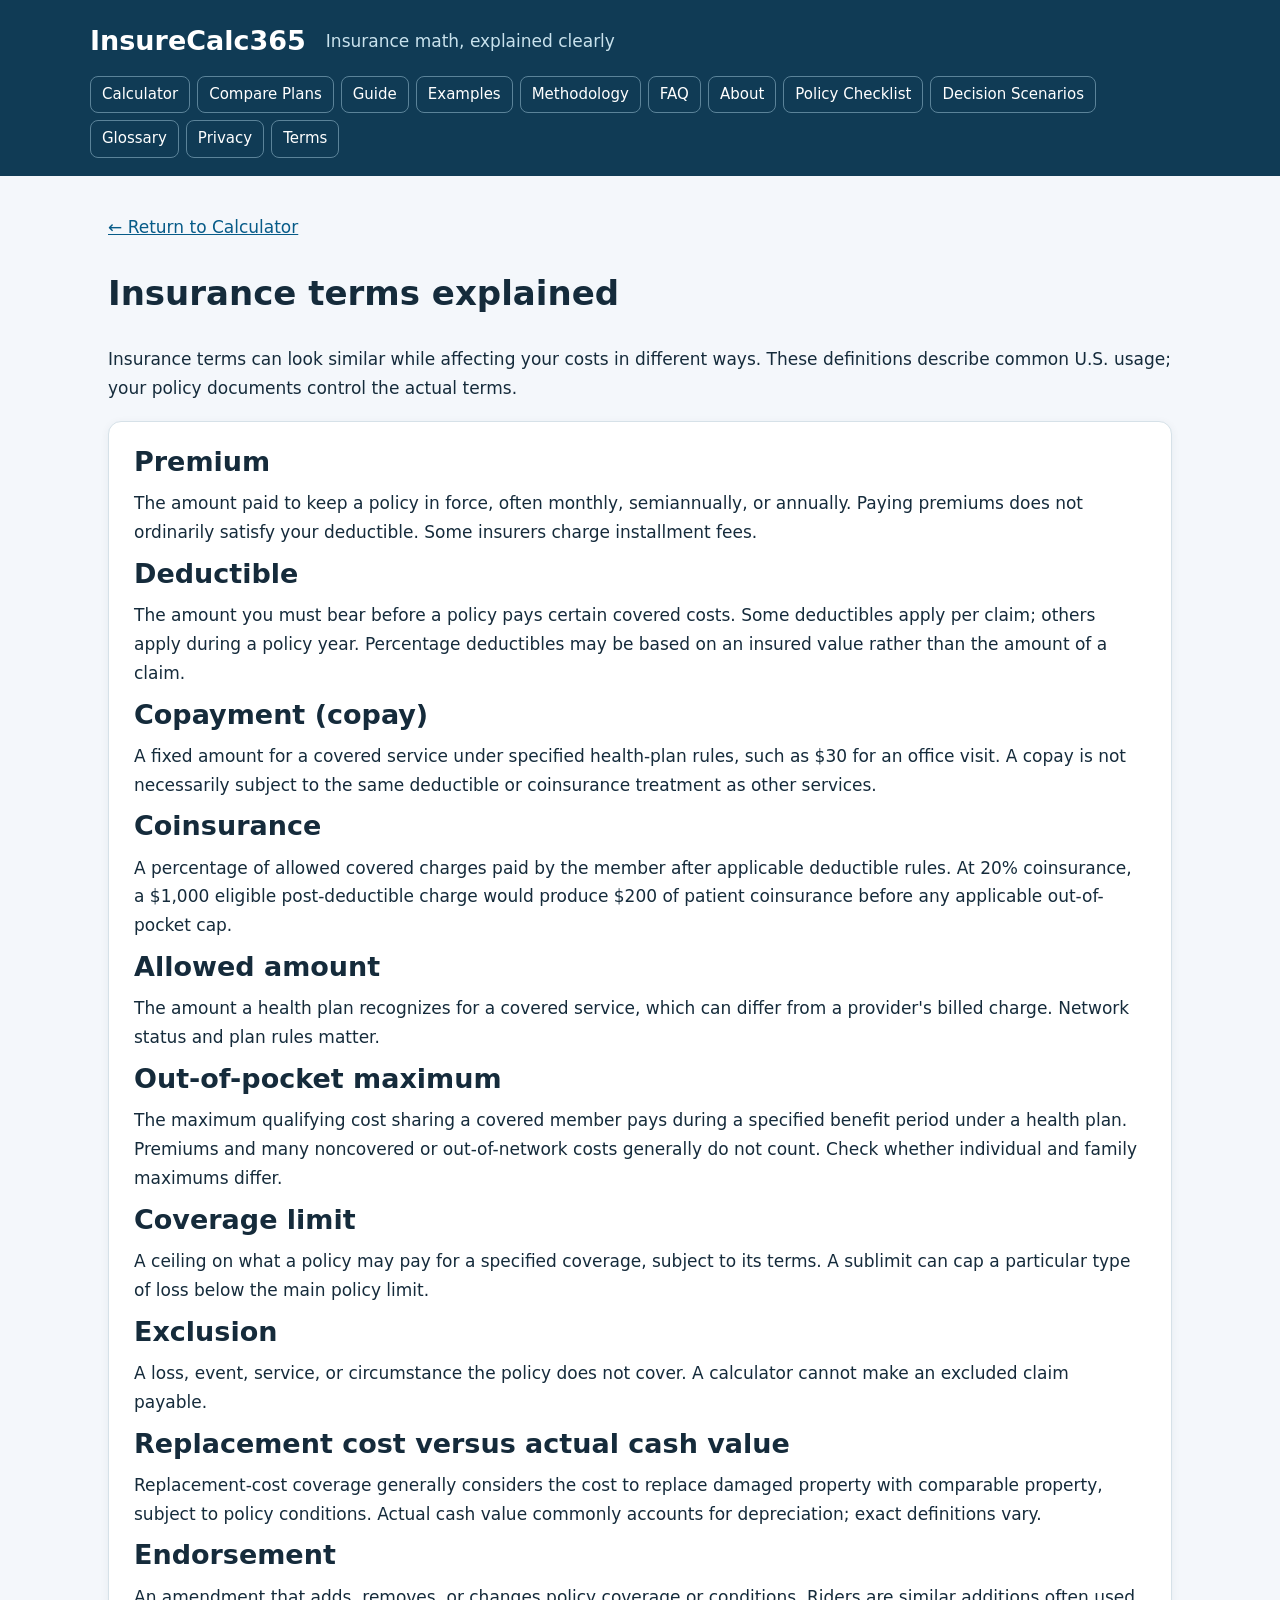
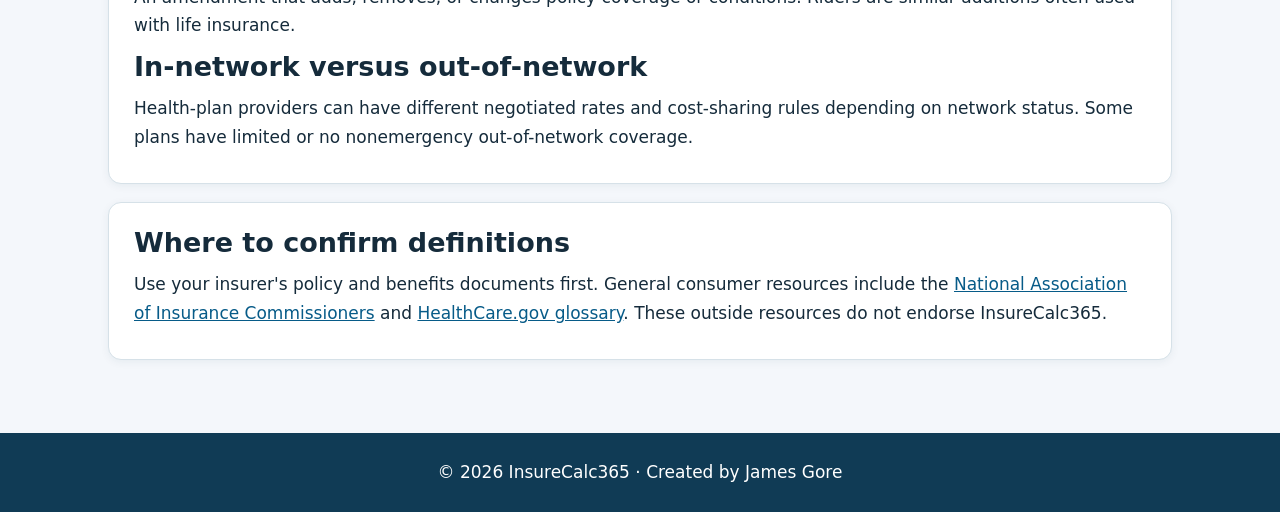
<file: glossary.html>
<!DOCTYPE html>

<html lang="en"><head><meta charset="utf-8"/><meta content="width=device-width,initial-scale=1" name="viewport"/><title>Insurance terms explained | InsureCalc365</title><meta content="A plain-English glossary of premiums, deductibles, coinsurance, out-of-pocket maximums, exclusions and replacement cost." name="description"/><link href="https://insurecalc365.com/glossary.html" rel="canonical"/><link href="style.css" rel="stylesheet"/><script async="" crossorigin="anonymous" src="https://pagead2.googlesyndication.com/pagead/js/adsbygoogle.js?client=ca-pub-5287196493103465"></script></head><body><a class="skip" href="#main">Skip to content</a><header><div class="brand"><a href="index.html">InsureCalc365</a><span>Insurance math, explained clearly</span></div><nav aria-label="Main navigation"><a href="index.html">Calculator</a><a href="comparison.html">Compare Plans</a><a href="guide.html">Guide</a><a href="examples.html">Examples</a><a href="methodology.html">Methodology</a><a href="faq.html">FAQ</a><a href="about.html">About</a><a href="checklist.html">Policy Checklist</a><a href="scenarios.html">Decision Scenarios</a><a href="glossary.html">Glossary</a><a href="privacy.html">Privacy</a><a href="terms.html">Terms</a></nav></header><main id="main"><p><a href="index.html">← Return to Calculator</a></p><h1>Insurance terms explained</h1><p>Insurance terms can look similar while affecting your costs in different ways. These definitions describe common U.S. usage; your policy documents control the actual terms.</p><section class="panel"><h2>Premium</h2><p>The amount paid to keep a policy in force, often monthly, semiannually, or annually. Paying premiums does not ordinarily satisfy your deductible. Some insurers charge installment fees.</p><h2>Deductible</h2><p>The amount you must bear before a policy pays certain covered costs. Some deductibles apply per claim; others apply during a policy year. Percentage deductibles may be based on an insured value rather than the amount of a claim.</p><h2>Copayment (copay)</h2><p>A fixed amount for a covered service under specified health-plan rules, such as $30 for an office visit. A copay is not necessarily subject to the same deductible or coinsurance treatment as other services.</p><h2>Coinsurance</h2><p>A percentage of allowed covered charges paid by the member after applicable deductible rules. At 20% coinsurance, a $1,000 eligible post-deductible charge would produce $200 of patient coinsurance before any applicable out-of-pocket cap.</p><h2>Allowed amount</h2><p>The amount a health plan recognizes for a covered service, which can differ from a provider's billed charge. Network status and plan rules matter.</p><h2>Out-of-pocket maximum</h2><p>The maximum qualifying cost sharing a covered member pays during a specified benefit period under a health plan. Premiums and many noncovered or out-of-network costs generally do not count. Check whether individual and family maximums differ.</p><h2>Coverage limit</h2><p>A ceiling on what a policy may pay for a specified coverage, subject to its terms. A sublimit can cap a particular type of loss below the main policy limit.</p><h2>Exclusion</h2><p>A loss, event, service, or circumstance the policy does not cover. A calculator cannot make an excluded claim payable.</p><h2>Replacement cost versus actual cash value</h2><p>Replacement-cost coverage generally considers the cost to replace damaged property with comparable property, subject to policy conditions. Actual cash value commonly accounts for depreciation; exact definitions vary.</p><h2>Endorsement</h2><p>An amendment that adds, removes, or changes policy coverage or conditions. Riders are similar additions often used with life insurance.</p><h2>In-network versus out-of-network</h2><p>Health-plan providers can have different negotiated rates and cost-sharing rules depending on network status. Some plans have limited or no nonemergency out-of-network coverage.</p></section><section class="panel"><h2>Where to confirm definitions</h2><p>Use your insurer's policy and benefits documents first. General consumer resources include the <a href="https://content.naic.org/consumer" rel="noopener noreferrer">National Association of Insurance Commissioners</a> and <a href="https://www.healthcare.gov/glossary/" rel="noopener noreferrer">HealthCare.gov glossary</a>. These outside resources do not endorse InsureCalc365.</p></section></main><footer>© <span id="year">2026</span> InsureCalc365 · Created by James Gore</footer><script defer="" src="script.js"></script></body></html>
</file>
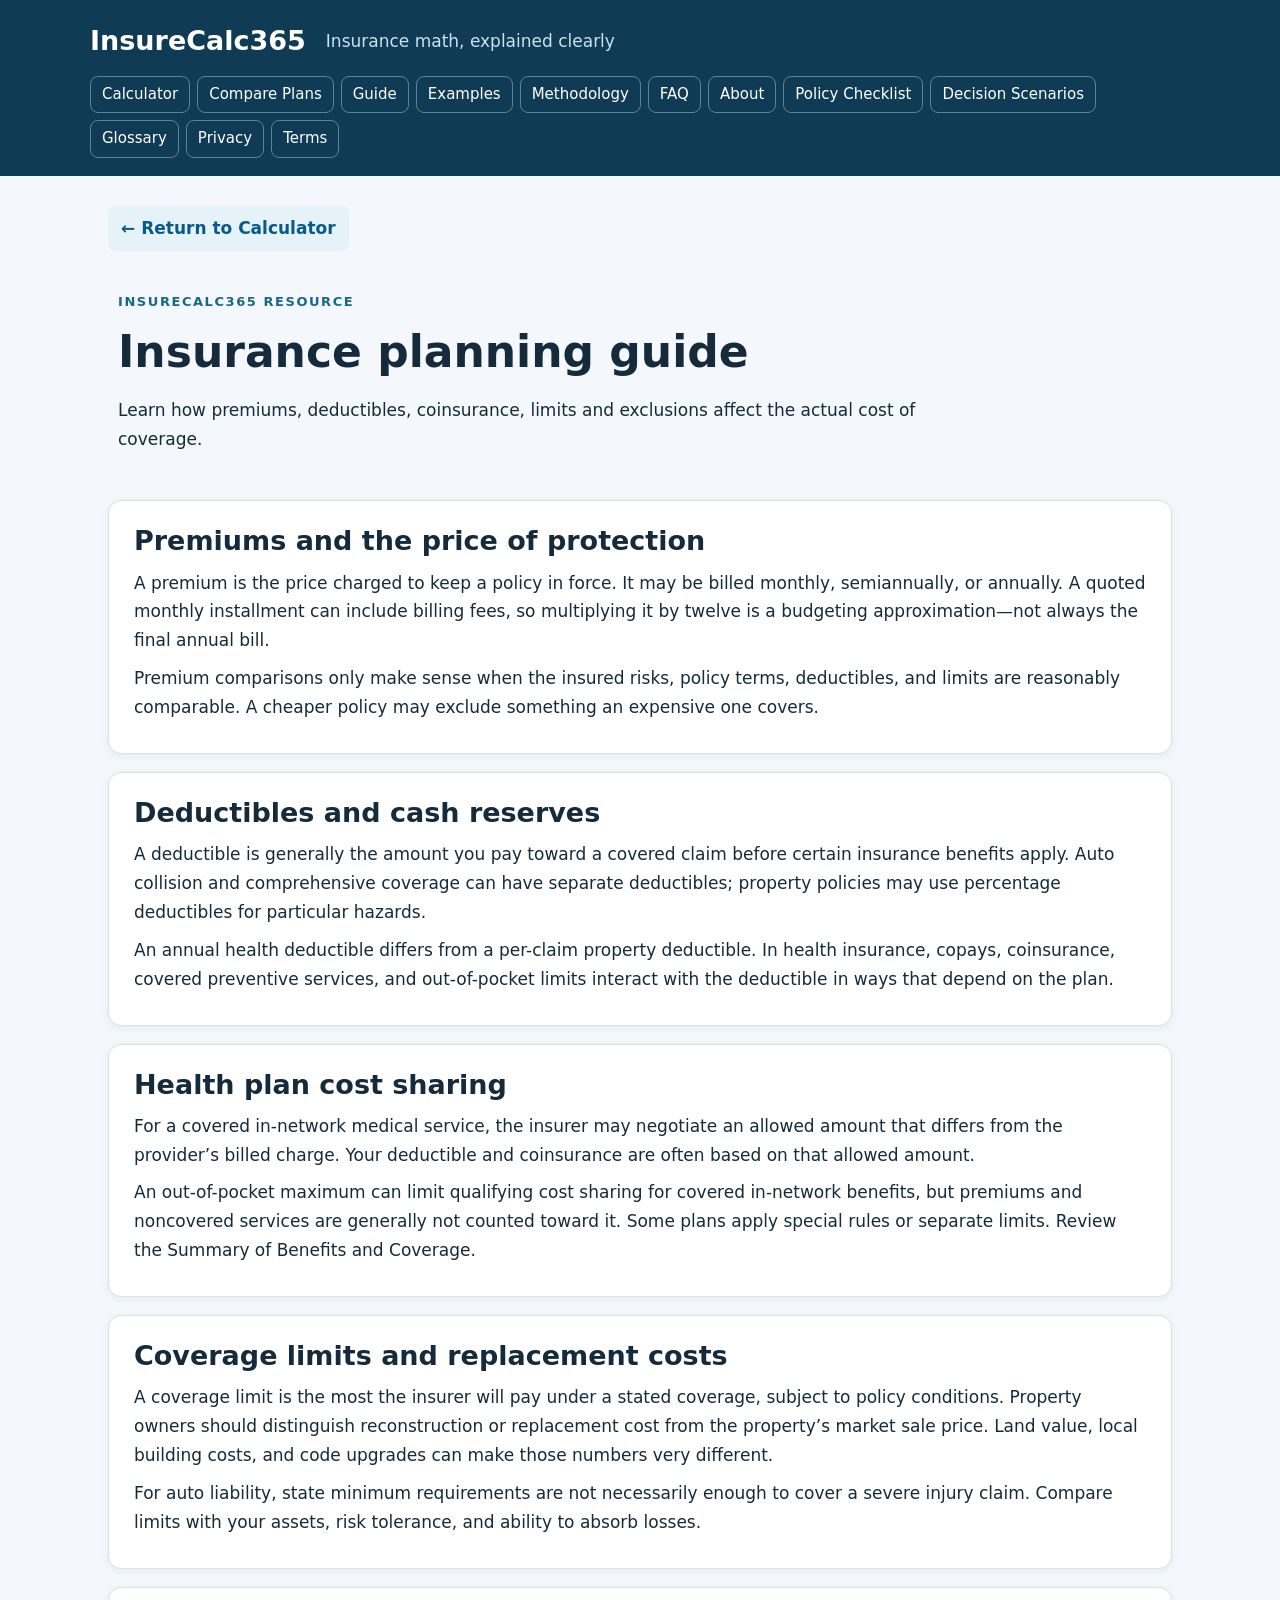
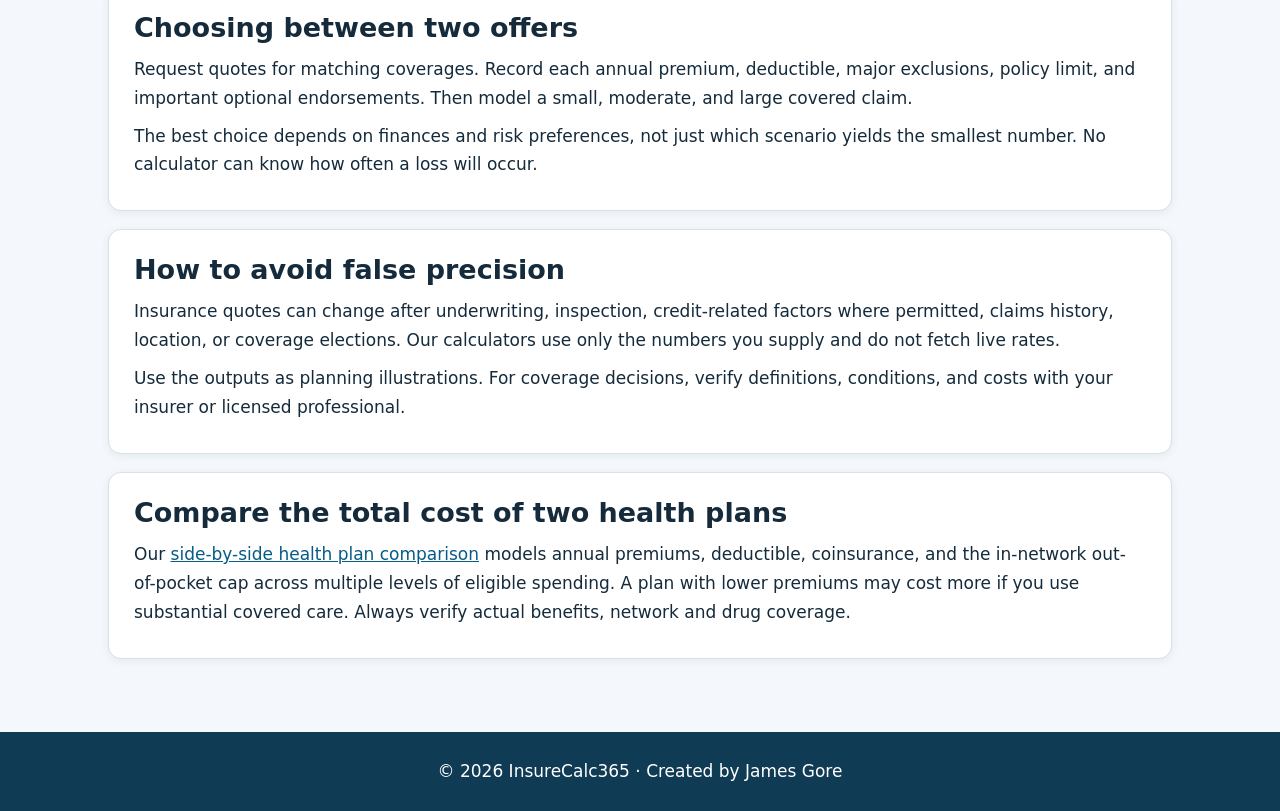
<file: guide.html>
<!DOCTYPE html>
<html lang="en"><head><meta charset="utf-8"/><meta content="width=device-width,initial-scale=1" name="viewport"/><title>Insurance planning guide | InsureCalc365</title><meta content="Learn how premiums, deductibles, coinsurance, limits and exclusions affect the actual cost of coverage." name="description"/><link href="https://insurecalc365.com/guide.html" rel="canonical"/><link href="style.css" rel="stylesheet"/><script async="" crossorigin="anonymous" src="https://pagead2.googlesyndication.com/pagead/js/adsbygoogle.js?client=ca-pub-5287196493103465"></script></head><body><a class="skip" href="#main">Skip to content</a><header><div class="brand"><a href="index.html">InsureCalc365</a><span>Insurance math, explained clearly</span></div><nav aria-label="Main navigation"><a href="index.html">Calculator</a><a href="comparison.html">Compare Plans</a><a href="guide.html">Guide</a><a href="examples.html">Examples</a><a href="methodology.html">Methodology</a><a href="faq.html">FAQ</a><a href="about.html">About</a><a href="checklist.html">Policy Checklist</a><a href="scenarios.html">Decision Scenarios</a><a href="glossary.html">Glossary</a><a href="privacy.html">Privacy</a><a href="terms.html">Terms</a></nav></header><main id="main"><div class="back"><a href="index.html">← Return to Calculator</a></div><div class="hero"><p class="eyebrow">INSURECALC365 RESOURCE</p><h1>Insurance planning guide</h1><p>Learn how premiums, deductibles, coinsurance, limits and exclusions affect the actual cost of coverage.</p></div><section class="panel"><h2>Premiums and the price of protection</h2><p>A premium is the price charged to keep a policy in force. It may be billed monthly, semiannually, or annually. A quoted monthly installment can include billing fees, so multiplying it by twelve is a budgeting approximation—not always the final annual bill.</p><p>Premium comparisons only make sense when the insured risks, policy terms, deductibles, and limits are reasonably comparable. A cheaper policy may exclude something an expensive one covers.</p></section><section class="panel"><h2>Deductibles and cash reserves</h2><p>A deductible is generally the amount you pay toward a covered claim before certain insurance benefits apply. Auto collision and comprehensive coverage can have separate deductibles; property policies may use percentage deductibles for particular hazards.</p><p>An annual health deductible differs from a per-claim property deductible. In health insurance, copays, coinsurance, covered preventive services, and out-of-pocket limits interact with the deductible in ways that depend on the plan.</p></section><section class="panel"><h2>Health plan cost sharing</h2><p>For a covered in-network medical service, the insurer may negotiate an allowed amount that differs from the provider’s billed charge. Your deductible and coinsurance are often based on that allowed amount.</p><p>An out-of-pocket maximum can limit qualifying cost sharing for covered in-network benefits, but premiums and noncovered services are generally not counted toward it. Some plans apply special rules or separate limits. Review the Summary of Benefits and Coverage.</p></section><section class="panel"><h2>Coverage limits and replacement costs</h2><p>A coverage limit is the most the insurer will pay under a stated coverage, subject to policy conditions. Property owners should distinguish reconstruction or replacement cost from the property’s market sale price. Land value, local building costs, and code upgrades can make those numbers very different.</p><p>For auto liability, state minimum requirements are not necessarily enough to cover a severe injury claim. Compare limits with your assets, risk tolerance, and ability to absorb losses.</p></section><section class="panel"><h2>Choosing between two offers</h2><p>Request quotes for matching coverages. Record each annual premium, deductible, major exclusions, policy limit, and important optional endorsements. Then model a small, moderate, and large covered claim.</p><p>The best choice depends on finances and risk preferences, not just which scenario yields the smallest number. No calculator can know how often a loss will occur.</p></section><section class="panel"><h2>How to avoid false precision</h2><p>Insurance quotes can change after underwriting, inspection, credit-related factors where permitted, claims history, location, or coverage elections. Our calculators use only the numbers you supply and do not fetch live rates.</p><p>Use the outputs as planning illustrations. For coverage decisions, verify definitions, conditions, and costs with your insurer or licensed professional.</p></section><section class="panel"><h2>Compare the total cost of two health plans</h2><p>Our <a href="comparison.html">side-by-side health plan comparison</a> models annual premiums, deductible, coinsurance, and the in-network out-of-pocket cap across multiple levels of eligible spending. A plan with lower premiums may cost more if you use substantial covered care. Always verify actual benefits, network and drug coverage.</p></section></main><footer>© <span id="year">2026</span> InsureCalc365 · Created by James Gore</footer><script defer="" src="script.js"></script></body></html>
</file>
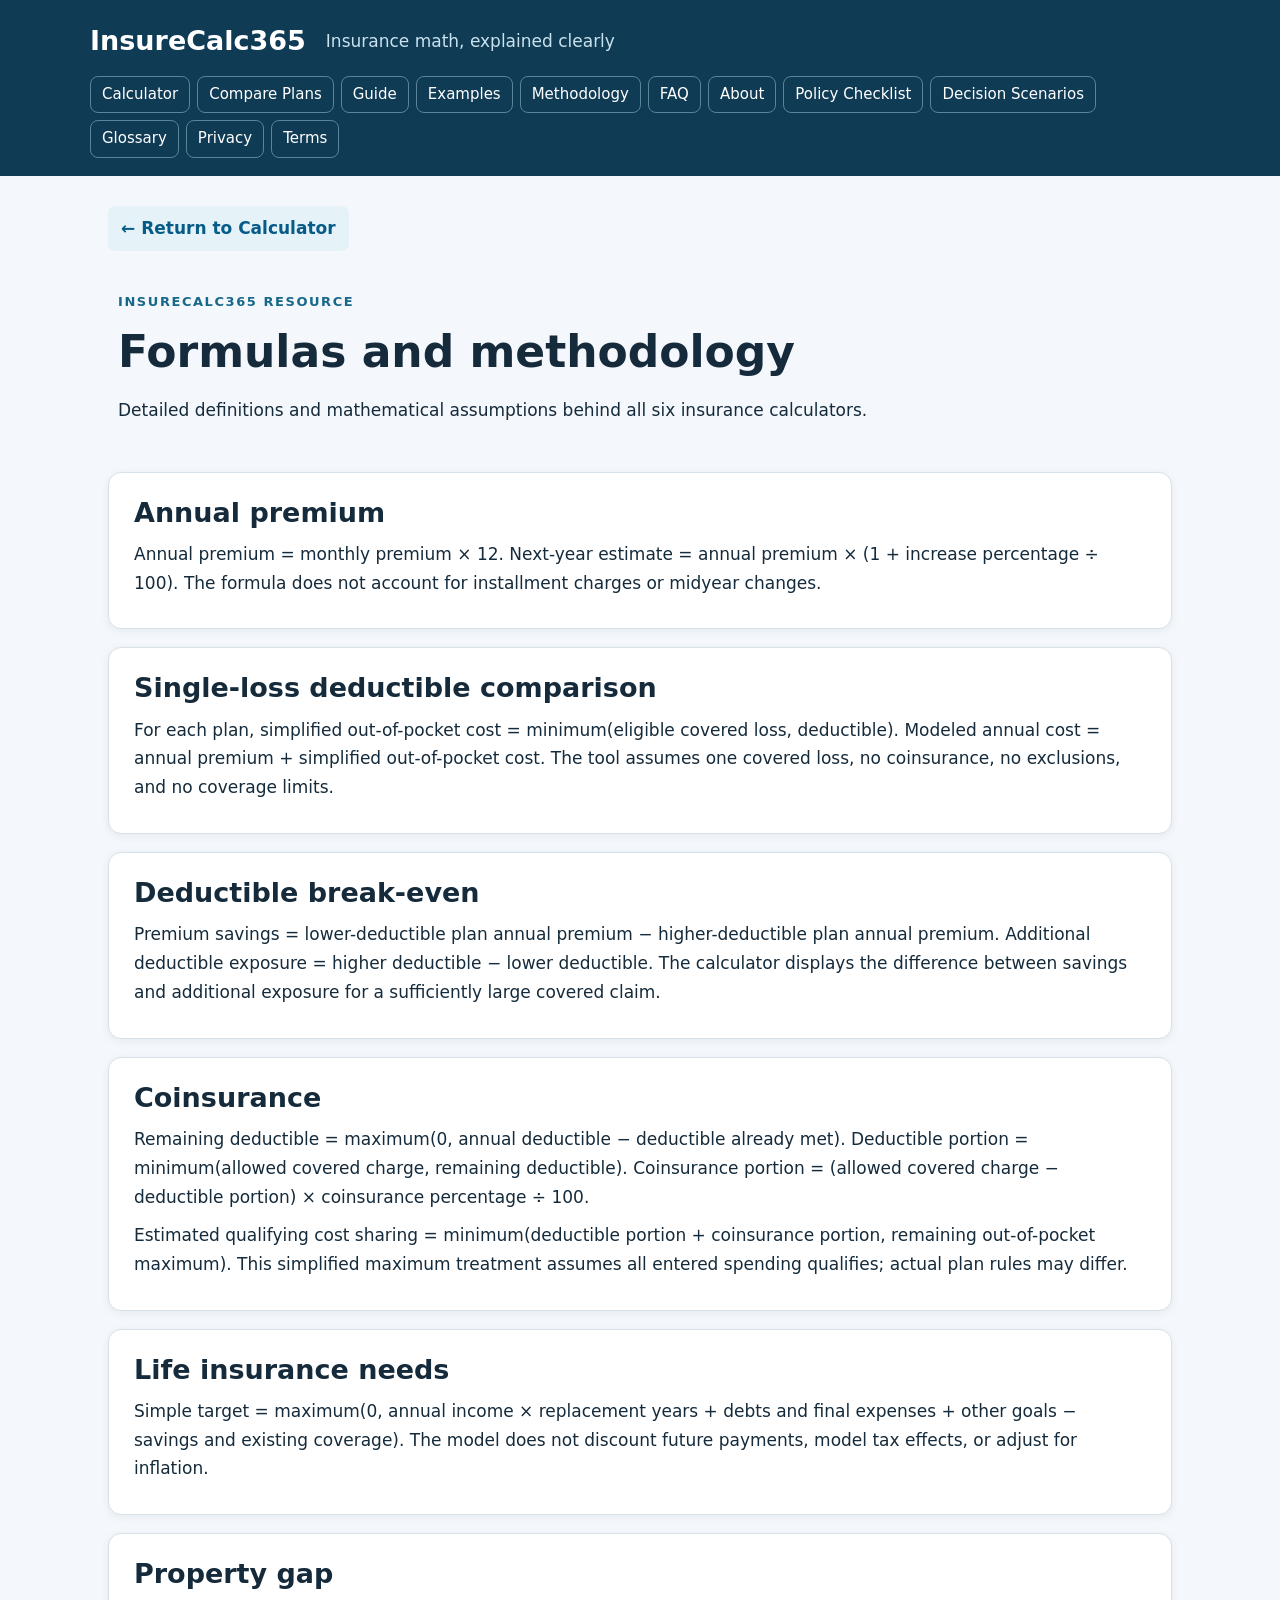
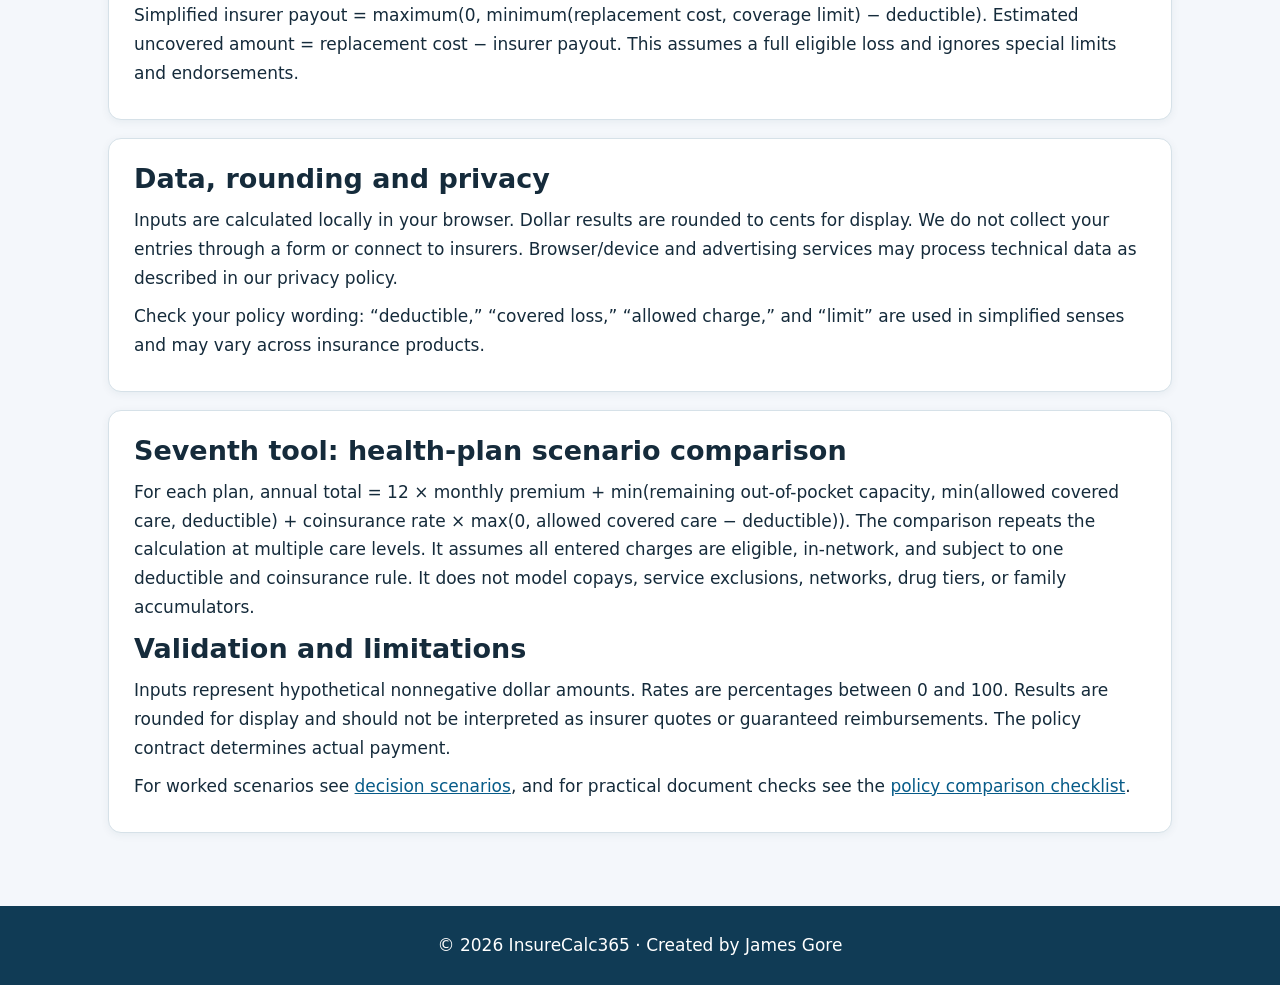
<file: methodology.html>
<!DOCTYPE html>

<html lang="en"><head><meta charset="utf-8"/><meta content="width=device-width,initial-scale=1" name="viewport"/><title>Formulas and methodology | InsureCalc365</title><meta content="Detailed definitions and mathematical assumptions behind all six insurance calculators." name="description"/><link href="https://insurecalc365.com/methodology.html" rel="canonical"/><link href="style.css" rel="stylesheet"/><script async="" crossorigin="anonymous" src="https://pagead2.googlesyndication.com/pagead/js/adsbygoogle.js?client=ca-pub-5287196493103465"></script></head><body><a class="skip" href="#main">Skip to content</a><header><div class="brand"><a href="index.html">InsureCalc365</a><span>Insurance math, explained clearly</span></div><nav aria-label="Main navigation"><a href="index.html">Calculator</a><a href="comparison.html">Compare Plans</a><a href="guide.html">Guide</a><a href="examples.html">Examples</a><a href="methodology.html">Methodology</a><a href="faq.html">FAQ</a><a href="about.html">About</a><a href="checklist.html">Policy Checklist</a><a href="scenarios.html">Decision Scenarios</a><a href="glossary.html">Glossary</a><a href="privacy.html">Privacy</a><a href="terms.html">Terms</a></nav></header><main id="main"><div class="back"><a href="index.html">← Return to Calculator</a></div><div class="hero"><p class="eyebrow">INSURECALC365 RESOURCE</p><h1>Formulas and methodology</h1><p>Detailed definitions and mathematical assumptions behind all six insurance calculators.</p></div><section class="panel"><h2>Annual premium</h2><p>Annual premium = monthly premium × 12. Next-year estimate = annual premium × (1 + increase percentage ÷ 100). The formula does not account for installment charges or midyear changes.</p></section><section class="panel"><h2>Single-loss deductible comparison</h2><p>For each plan, simplified out-of-pocket cost = minimum(eligible covered loss, deductible). Modeled annual cost = annual premium + simplified out-of-pocket cost. The tool assumes one covered loss, no coinsurance, no exclusions, and no coverage limits.</p></section><section class="panel"><h2>Deductible break-even</h2><p>Premium savings = lower-deductible plan annual premium − higher-deductible plan annual premium. Additional deductible exposure = higher deductible − lower deductible. The calculator displays the difference between savings and additional exposure for a sufficiently large covered claim.</p></section><section class="panel"><h2>Coinsurance</h2><p>Remaining deductible = maximum(0, annual deductible − deductible already met). Deductible portion = minimum(allowed covered charge, remaining deductible). Coinsurance portion = (allowed covered charge − deductible portion) × coinsurance percentage ÷ 100.</p><p>Estimated qualifying cost sharing = minimum(deductible portion + coinsurance portion, remaining out-of-pocket maximum). This simplified maximum treatment assumes all entered spending qualifies; actual plan rules may differ.</p></section><section class="panel"><h2>Life insurance needs</h2><p>Simple target = maximum(0, annual income × replacement years + debts and final expenses + other goals − savings and existing coverage). The model does not discount future payments, model tax effects, or adjust for inflation.</p></section><section class="panel"><h2>Property gap</h2><p>Simplified insurer payout = maximum(0, minimum(replacement cost, coverage limit) − deductible). Estimated uncovered amount = replacement cost − insurer payout. This assumes a full eligible loss and ignores special limits and endorsements.</p></section><section class="panel"><h2>Data, rounding and privacy</h2><p>Inputs are calculated locally in your browser. Dollar results are rounded to cents for display. We do not collect your entries through a form or connect to insurers. Browser/device and advertising services may process technical data as described in our privacy policy.</p><p>Check your policy wording: “deductible,” “covered loss,” “allowed charge,” and “limit” are used in simplified senses and may vary across insurance products.</p></section><section class="panel"><h2>Seventh tool: health-plan scenario comparison</h2><p>For each plan, annual total = 12 × monthly premium + min(remaining out-of-pocket capacity, min(allowed covered care, deductible) + coinsurance rate × max(0, allowed covered care − deductible)). The comparison repeats the calculation at multiple care levels. It assumes all entered charges are eligible, in-network, and subject to one deductible and coinsurance rule. It does not model copays, service exclusions, networks, drug tiers, or family accumulators.</p><h2>Validation and limitations</h2><p>Inputs represent hypothetical nonnegative dollar amounts. Rates are percentages between 0 and 100. Results are rounded for display and should not be interpreted as insurer quotes or guaranteed reimbursements. The policy contract determines actual payment.</p><p>For worked scenarios see <a href="scenarios.html">decision scenarios</a>, and for practical document checks see the <a href="checklist.html">policy comparison checklist</a>.</p></section></main><footer>© <span id="year">2026</span> InsureCalc365 · Created by James Gore</footer><script defer="" src="script.js"></script></body></html>
</file>
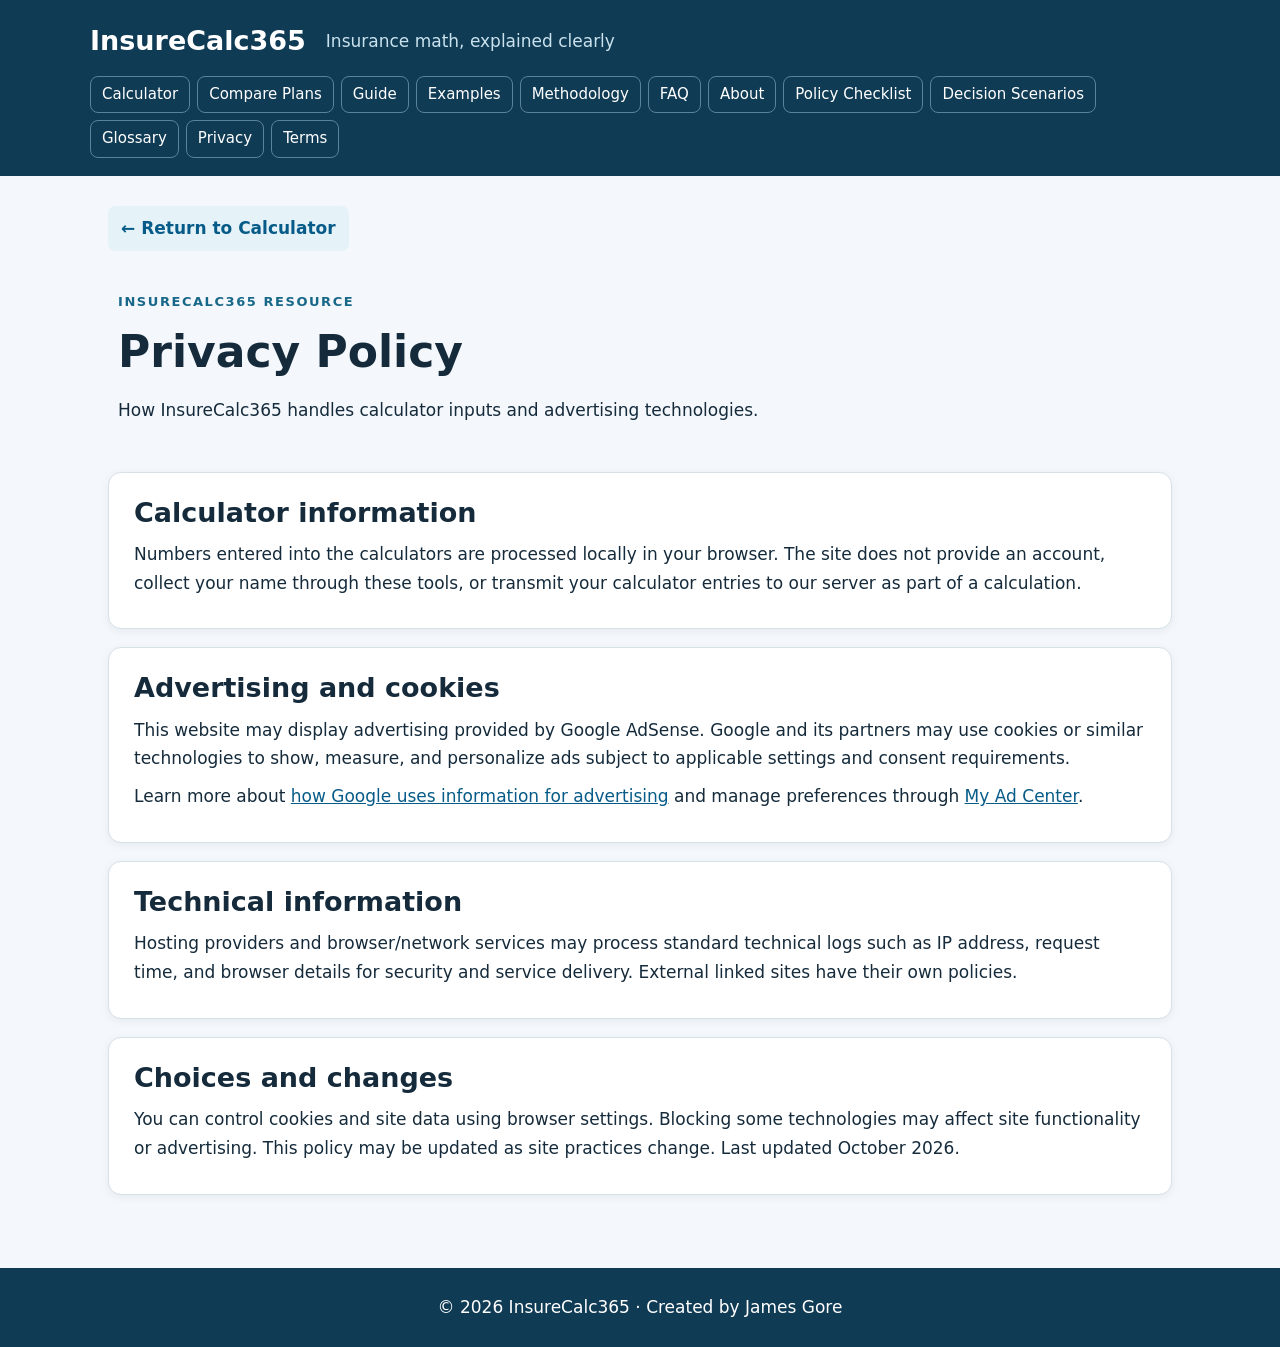
<file: privacy.html>
<!DOCTYPE html>
<html lang="en"><head><meta charset="utf-8"/><meta content="width=device-width,initial-scale=1" name="viewport"/><title>Privacy Policy | InsureCalc365</title><meta content="How InsureCalc365 handles calculator inputs and advertising technologies." name="description"/><link href="https://insurecalc365.com/privacy.html" rel="canonical"/><link href="style.css" rel="stylesheet"/><script async="" crossorigin="anonymous" src="https://pagead2.googlesyndication.com/pagead/js/adsbygoogle.js?client=ca-pub-5287196493103465"></script></head><body><a class="skip" href="#main">Skip to content</a><header><div class="brand"><a href="index.html">InsureCalc365</a><span>Insurance math, explained clearly</span></div><nav aria-label="Main navigation"><a href="index.html">Calculator</a><a href="comparison.html">Compare Plans</a><a href="guide.html">Guide</a><a href="examples.html">Examples</a><a href="methodology.html">Methodology</a><a href="faq.html">FAQ</a><a href="about.html">About</a><a href="checklist.html">Policy Checklist</a><a href="scenarios.html">Decision Scenarios</a><a href="glossary.html">Glossary</a><a href="privacy.html">Privacy</a><a href="terms.html">Terms</a></nav></header><main id="main"><div class="back"><a href="index.html">← Return to Calculator</a></div><div class="hero"><p class="eyebrow">INSURECALC365 RESOURCE</p><h1>Privacy Policy</h1><p>How InsureCalc365 handles calculator inputs and advertising technologies.</p></div><section class="panel"><h2>Calculator information</h2><p>Numbers entered into the calculators are processed locally in your browser. The site does not provide an account, collect your name through these tools, or transmit your calculator entries to our server as part of a calculation.</p></section><section class="panel"><h2>Advertising and cookies</h2><p>This website may display advertising provided by Google AdSense. Google and its partners may use cookies or similar technologies to show, measure, and personalize ads subject to applicable settings and consent requirements.</p><p>Learn more about <a href="https://policies.google.com/technologies/ads" rel="noopener noreferrer">how Google uses information for advertising</a> and manage preferences through <a href="https://myadcenter.google.com/" rel="noopener noreferrer">My Ad Center</a>.</p></section><section class="panel"><h2>Technical information</h2><p>Hosting providers and browser/network services may process standard technical logs such as IP address, request time, and browser details for security and service delivery. External linked sites have their own policies.</p></section><section class="panel"><h2>Choices and changes</h2><p>You can control cookies and site data using browser settings. Blocking some technologies may affect site functionality or advertising. This policy may be updated as site practices change. Last updated October 2026.</p></section></main><footer>© <span id="year">2026</span> InsureCalc365 · Created by James Gore</footer><script defer="" src="script.js"></script></body></html>
</file>
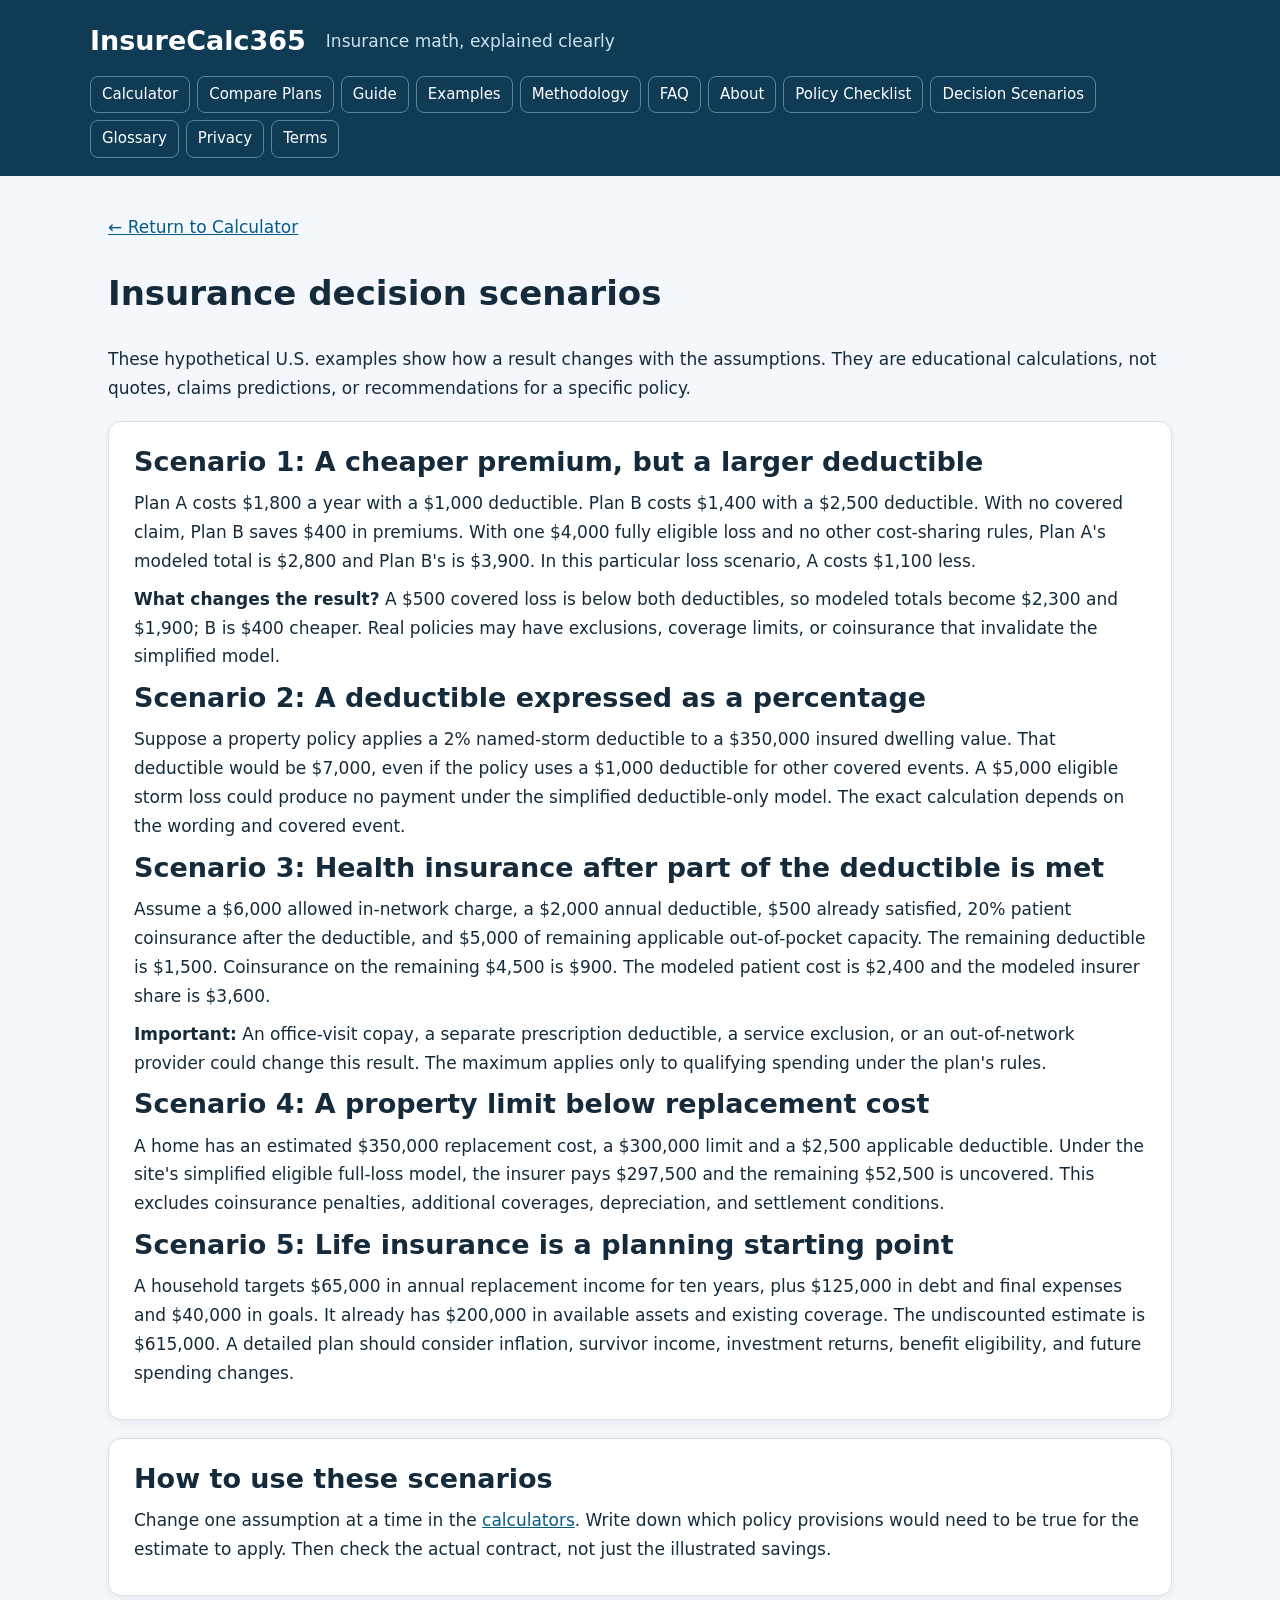
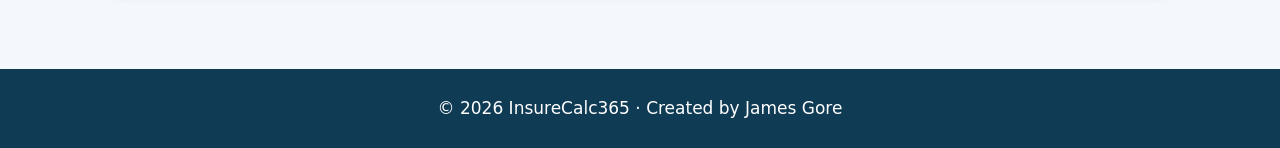
<file: scenarios.html>
<!DOCTYPE html>

<html lang="en"><head><meta charset="utf-8"/><meta content="width=device-width,initial-scale=1" name="viewport"/><title>Insurance decision scenarios | InsureCalc365</title><meta content="Detailed insurance examples showing how deductibles, limits, premiums and health cost sharing change decisions." name="description"/><link href="https://insurecalc365.com/scenarios.html" rel="canonical"/><link href="style.css" rel="stylesheet"/><script async="" crossorigin="anonymous" src="https://pagead2.googlesyndication.com/pagead/js/adsbygoogle.js?client=ca-pub-5287196493103465"></script></head><body><a class="skip" href="#main">Skip to content</a><header><div class="brand"><a href="index.html">InsureCalc365</a><span>Insurance math, explained clearly</span></div><nav aria-label="Main navigation"><a href="index.html">Calculator</a><a href="comparison.html">Compare Plans</a><a href="guide.html">Guide</a><a href="examples.html">Examples</a><a href="methodology.html">Methodology</a><a href="faq.html">FAQ</a><a href="about.html">About</a><a href="checklist.html">Policy Checklist</a><a href="scenarios.html">Decision Scenarios</a><a href="glossary.html">Glossary</a><a href="privacy.html">Privacy</a><a href="terms.html">Terms</a></nav></header><main id="main"><p><a href="index.html">← Return to Calculator</a></p><h1>Insurance decision scenarios</h1><p>These hypothetical U.S. examples show how a result changes with the assumptions. They are educational calculations, not quotes, claims predictions, or recommendations for a specific policy.</p><section class="panel"><h2>Scenario 1: A cheaper premium, but a larger deductible</h2><p>Plan A costs $1,800 a year with a $1,000 deductible. Plan B costs $1,400 with a $2,500 deductible. With no covered claim, Plan B saves $400 in premiums. With one $4,000 fully eligible loss and no other cost-sharing rules, Plan A's modeled total is $2,800 and Plan B's is $3,900. In this particular loss scenario, A costs $1,100 less.</p><p><strong>What changes the result?</strong> A $500 covered loss is below both deductibles, so modeled totals become $2,300 and $1,900; B is $400 cheaper. Real policies may have exclusions, coverage limits, or coinsurance that invalidate the simplified model.</p><h2>Scenario 2: A deductible expressed as a percentage</h2><p>Suppose a property policy applies a 2% named-storm deductible to a $350,000 insured dwelling value. That deductible would be $7,000, even if the policy uses a $1,000 deductible for other covered events. A $5,000 eligible storm loss could produce no payment under the simplified deductible-only model. The exact calculation depends on the wording and covered event.</p><h2>Scenario 3: Health insurance after part of the deductible is met</h2><p>Assume a $6,000 allowed in-network charge, a $2,000 annual deductible, $500 already satisfied, 20% patient coinsurance after the deductible, and $5,000 of remaining applicable out-of-pocket capacity. The remaining deductible is $1,500. Coinsurance on the remaining $4,500 is $900. The modeled patient cost is $2,400 and the modeled insurer share is $3,600.</p><p><strong>Important:</strong> An office-visit copay, a separate prescription deductible, a service exclusion, or an out-of-network provider could change this result. The maximum applies only to qualifying spending under the plan's rules.</p><h2>Scenario 4: A property limit below replacement cost</h2><p>A home has an estimated $350,000 replacement cost, a $300,000 limit and a $2,500 applicable deductible. Under the site's simplified eligible full-loss model, the insurer pays $297,500 and the remaining $52,500 is uncovered. This excludes coinsurance penalties, additional coverages, depreciation, and settlement conditions.</p><h2>Scenario 5: Life insurance is a planning starting point</h2><p>A household targets $65,000 in annual replacement income for ten years, plus $125,000 in debt and final expenses and $40,000 in goals. It already has $200,000 in available assets and existing coverage. The undiscounted estimate is $615,000. A detailed plan should consider inflation, survivor income, investment returns, benefit eligibility, and future spending changes.</p></section><section class="panel"><h2>How to use these scenarios</h2><p>Change one assumption at a time in the <a href="index.html">calculators</a>. Write down which policy provisions would need to be true for the estimate to apply. Then check the actual contract, not just the illustrated savings.</p></section></main><footer>© <span id="year">2026</span> InsureCalc365 · Created by James Gore</footer><script defer="" src="script.js"></script></body></html>
</file>
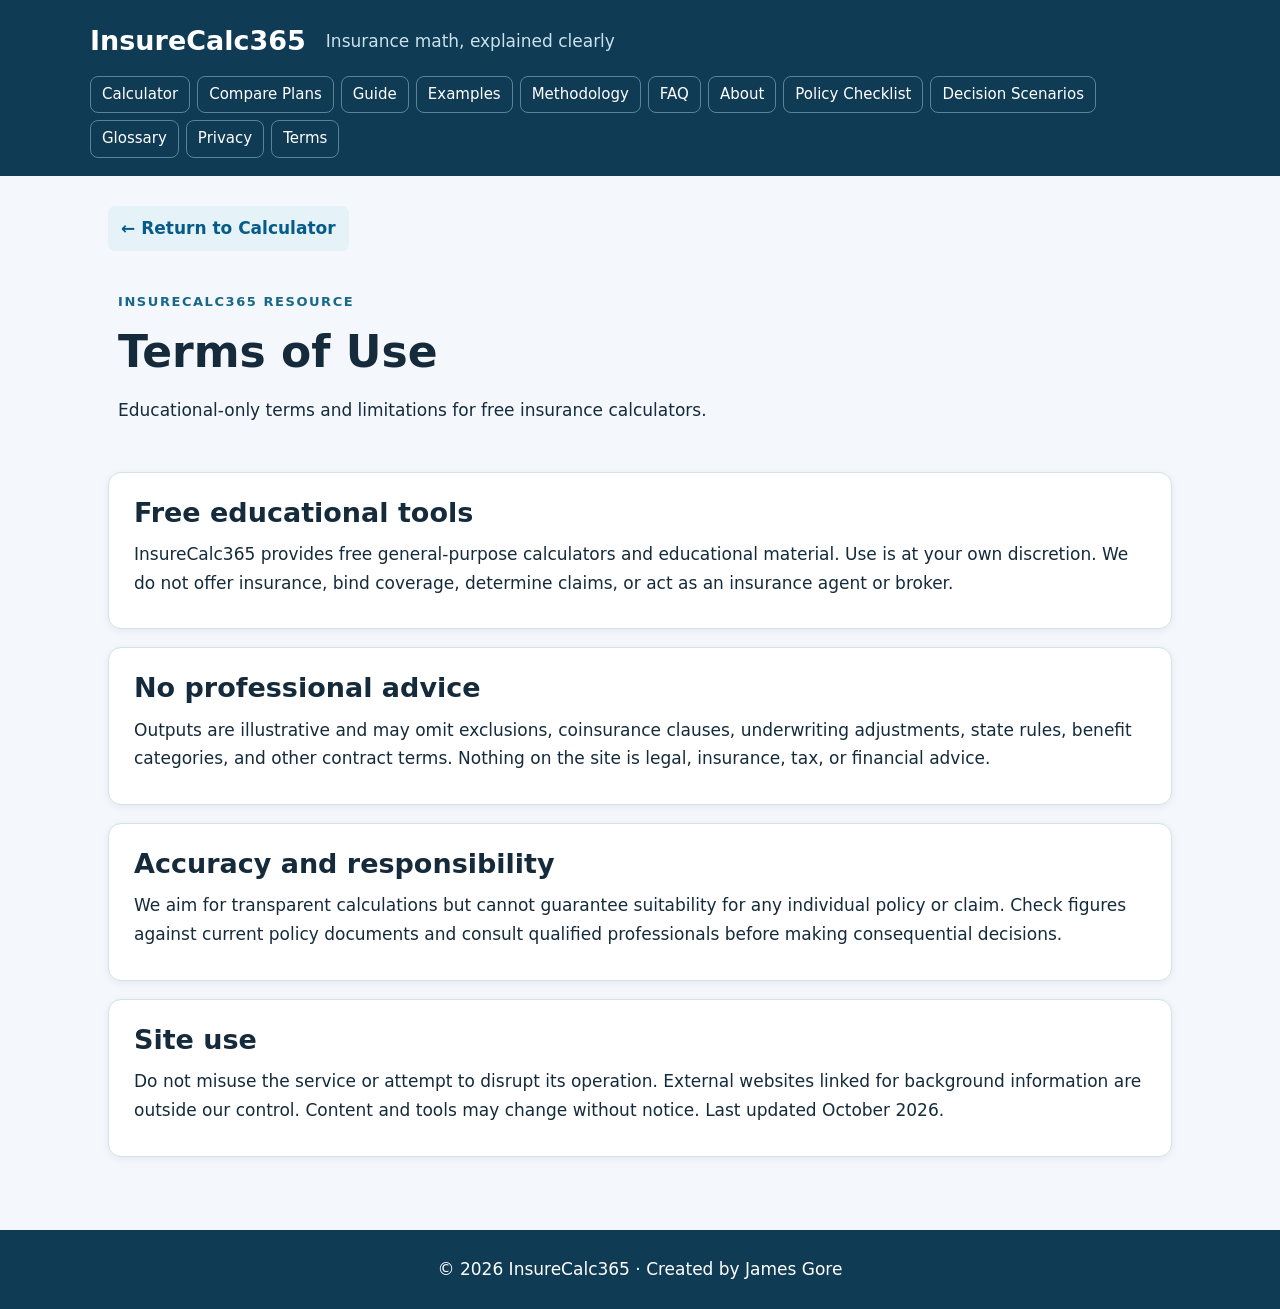
<file: terms.html>
<!DOCTYPE html>
<html lang="en"><head><meta charset="utf-8"/><meta content="width=device-width,initial-scale=1" name="viewport"/><title>Terms of Use | InsureCalc365</title><meta content="Educational-only terms and limitations for free insurance calculators." name="description"/><link href="https://insurecalc365.com/terms.html" rel="canonical"/><link href="style.css" rel="stylesheet"/><script async="" crossorigin="anonymous" src="https://pagead2.googlesyndication.com/pagead/js/adsbygoogle.js?client=ca-pub-5287196493103465"></script></head><body><a class="skip" href="#main">Skip to content</a><header><div class="brand"><a href="index.html">InsureCalc365</a><span>Insurance math, explained clearly</span></div><nav aria-label="Main navigation"><a href="index.html">Calculator</a><a href="comparison.html">Compare Plans</a><a href="guide.html">Guide</a><a href="examples.html">Examples</a><a href="methodology.html">Methodology</a><a href="faq.html">FAQ</a><a href="about.html">About</a><a href="checklist.html">Policy Checklist</a><a href="scenarios.html">Decision Scenarios</a><a href="glossary.html">Glossary</a><a href="privacy.html">Privacy</a><a href="terms.html">Terms</a></nav></header><main id="main"><div class="back"><a href="index.html">← Return to Calculator</a></div><div class="hero"><p class="eyebrow">INSURECALC365 RESOURCE</p><h1>Terms of Use</h1><p>Educational-only terms and limitations for free insurance calculators.</p></div><section class="panel"><h2>Free educational tools</h2><p>InsureCalc365 provides free general-purpose calculators and educational material. Use is at your own discretion. We do not offer insurance, bind coverage, determine claims, or act as an insurance agent or broker.</p></section><section class="panel"><h2>No professional advice</h2><p>Outputs are illustrative and may omit exclusions, coinsurance clauses, underwriting adjustments, state rules, benefit categories, and other contract terms. Nothing on the site is legal, insurance, tax, or financial advice.</p></section><section class="panel"><h2>Accuracy and responsibility</h2><p>We aim for transparent calculations but cannot guarantee suitability for any individual policy or claim. Check figures against current policy documents and consult qualified professionals before making consequential decisions.</p></section><section class="panel"><h2>Site use</h2><p>Do not misuse the service or attempt to disrupt its operation. External websites linked for background information are outside our control. Content and tools may change without notice. Last updated October 2026.</p></section></main><footer>© <span id="year">2026</span> InsureCalc365 · Created by James Gore</footer><script defer="" src="script.js"></script></body></html>
</file>
<file: style.css>
*{box-sizing:border-box}html{scroll-behavior:smooth}body{margin:0;background:#f4f7fb;color:#152b3b;font:17px/1.7 system-ui,-apple-system,Segoe UI,sans-serif}a{color:#075b88}a:hover{text-decoration-thickness:2px}header{background:#103b55;color:white;padding:18px max(20px,calc((100vw - 1100px)/2))}.brand{display:flex;gap:20px;align-items:center;flex-wrap:wrap}.brand a{font-size:27px;font-weight:800;color:white;text-decoration:none}.brand span{color:#c9e2ed}nav{display:flex;gap:7px;flex-wrap:wrap;margin-top:12px}nav a{color:white;text-decoration:none;border:1px solid #5b8399;border-radius:8px;padding:5px 11px;font-size:15px}nav a:hover,nav a:focus{background:#2a617f}main{max-width:1100px;margin:auto;padding:20px 18px 55px}.hero{padding:22px 10px 12px}.eyebrow{font-size:13px;letter-spacing:.12em;font-weight:800;color:#176889}.hero h1{font-size:clamp(29px,4vw,44px);line-height:1.2;margin:8px 0}.hero p{max-width:850px}.panel{background:white;border:1px solid #d6e1e8;border-radius:13px;margin:18px 0;padding:22px 25px;box-shadow:0 2px 8px #133b5010}.panel h2{font-size:clamp(21px,2.8vw,27px);line-height:1.3;margin:0 0 10px}.panel p{margin:9px 0}.inputs{display:grid;grid-template-columns:repeat(auto-fit,minmax(190px,1fr));gap:12px 18px;margin:15px 0}.inputs label{font-weight:650;display:block;font-size:15px;margin-bottom:4px}.field{display:flex;align-items:center;border:1px solid #a4bbc8;border-radius:7px;overflow:hidden;background:white}.field input{width:100%;min-width:0;padding:10px 12px;font:inherit;border:0}.field span{padding:0 12px;color:#3d5968;background:#eef5f8;align-self:stretch;display:flex;align-items:center;font-size:14px}.result{border-left:5px solid #127fa5;background:#edf8fb;border-radius:5px;padding:13px 17px;margin-top:12px;min-height:55px}.result strong{font-size:20px}.result .bars{display:flex;gap:15px;align-items:flex-end;height:115px;margin:16px 0 0}.result .barcol{flex:1;text-align:center;font-size:13px}.result .bar{background:#167c9f;min-height:4px;border-radius:5px 5px 0 0}.result .barcol:nth-child(2) .bar{background:#e59b39}.fine{font-size:14px;color:#526675}.back{margin:10px 0 5px}.back a{display:inline-block;font-weight:750;background:#e5f3f9;padding:8px 13px;border-radius:7px;text-decoration:none}footer{background:#103b55;color:#fff;text-align:center;padding:25px}.skip{position:absolute;left:-9999px}.skip:focus{left:10px;top:10px;background:white;padding:8px;z-index:3}@media(max-width:600px){body{font-size:16px}.panel{padding:18px}header{padding:15px}nav a{font-size:14px;padding:4px 8px}}
.compare-grid{display:grid;grid-template-columns:repeat(auto-fit,minmax(240px,1fr));gap:1rem}.compare-grid fieldset{border:1px solid #64748b;border-radius:10px;padding:1rem}.compare-grid label{display:block;margin:.65rem 0}.compare-grid input,#care{display:block;width:100%;max-width:100%;padding:.6rem;margin-top:.3rem;border-radius:6px;border:1px solid #64748b;background:var(--card,#fff);color:inherit}.table-scroll{overflow-x:auto}table{border-collapse:collapse;width:100%}th,td{padding:.7rem;border-bottom:1px solid #64748b;text-align:left}button{cursor:pointer;padding:.7rem 1rem;border-radius:8px}#comparison-error:not(:empty){color:#b91c1c;font-weight:700}
</file>
